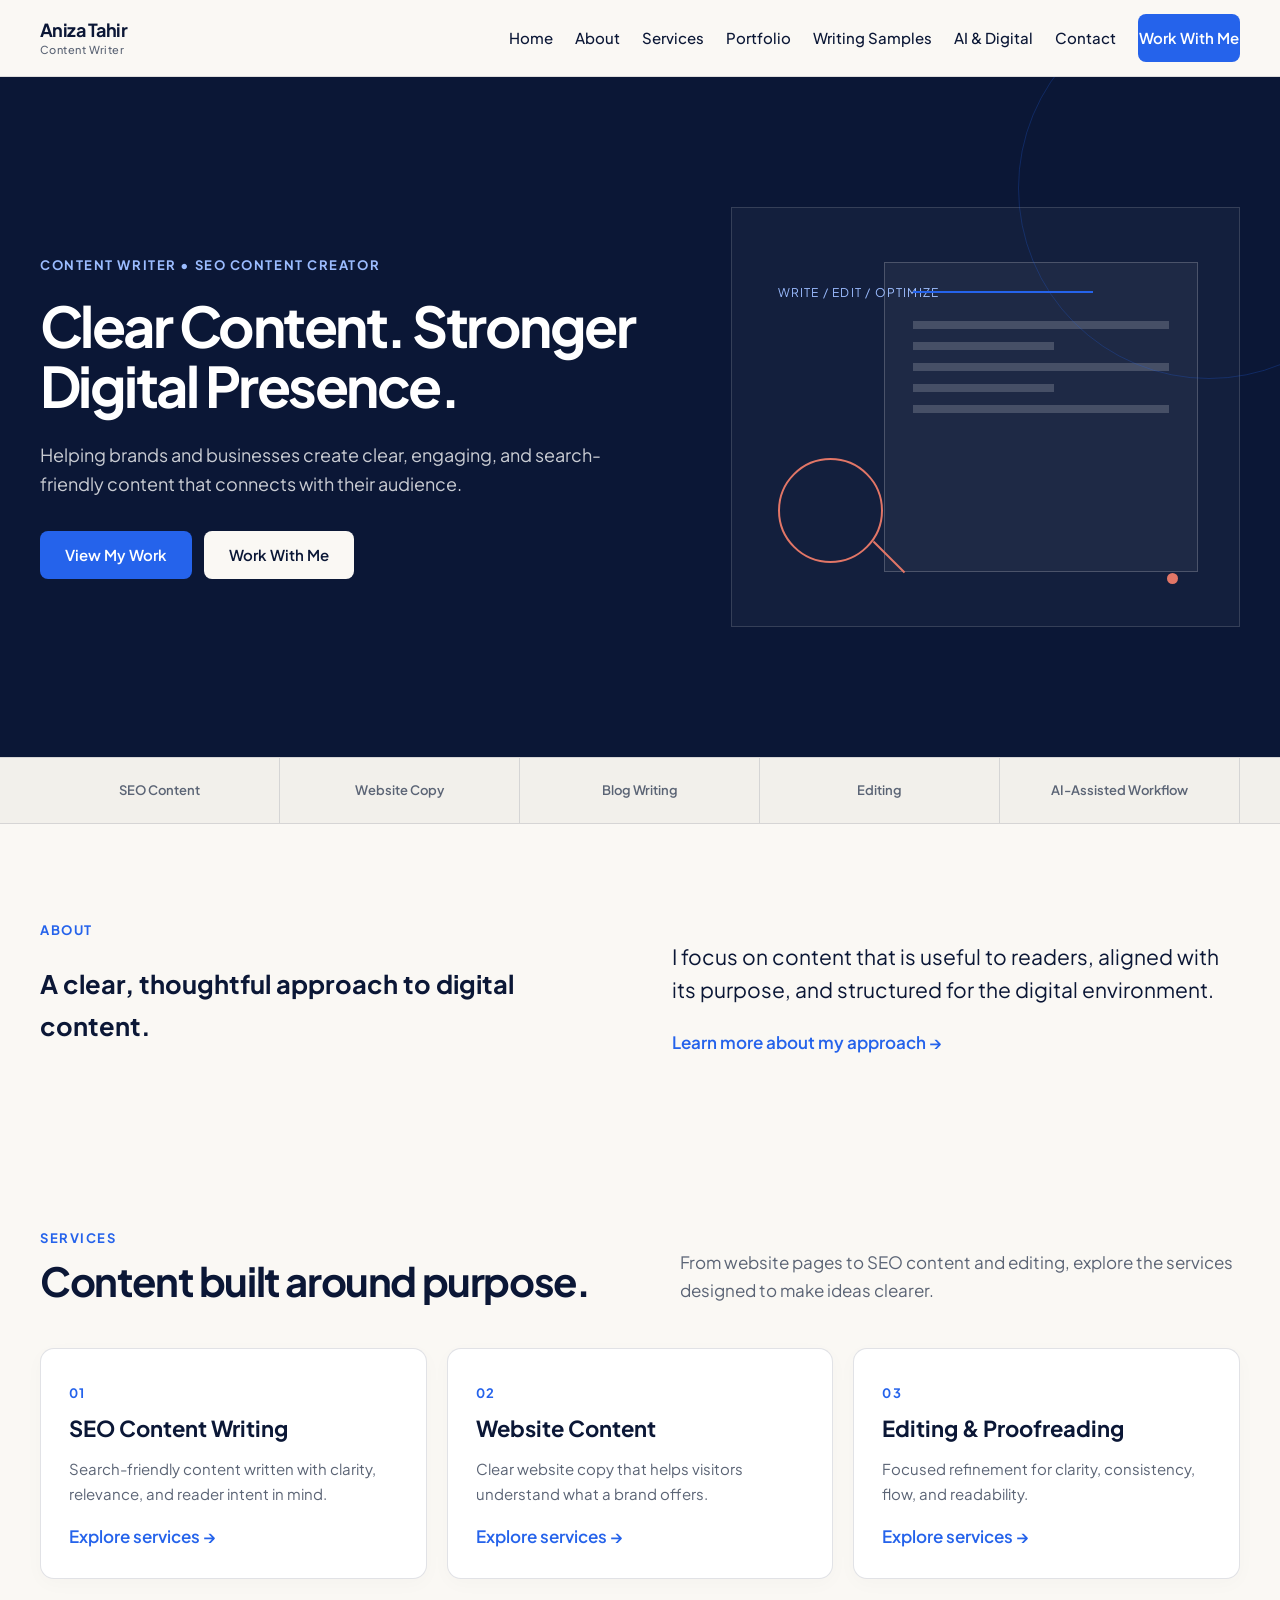
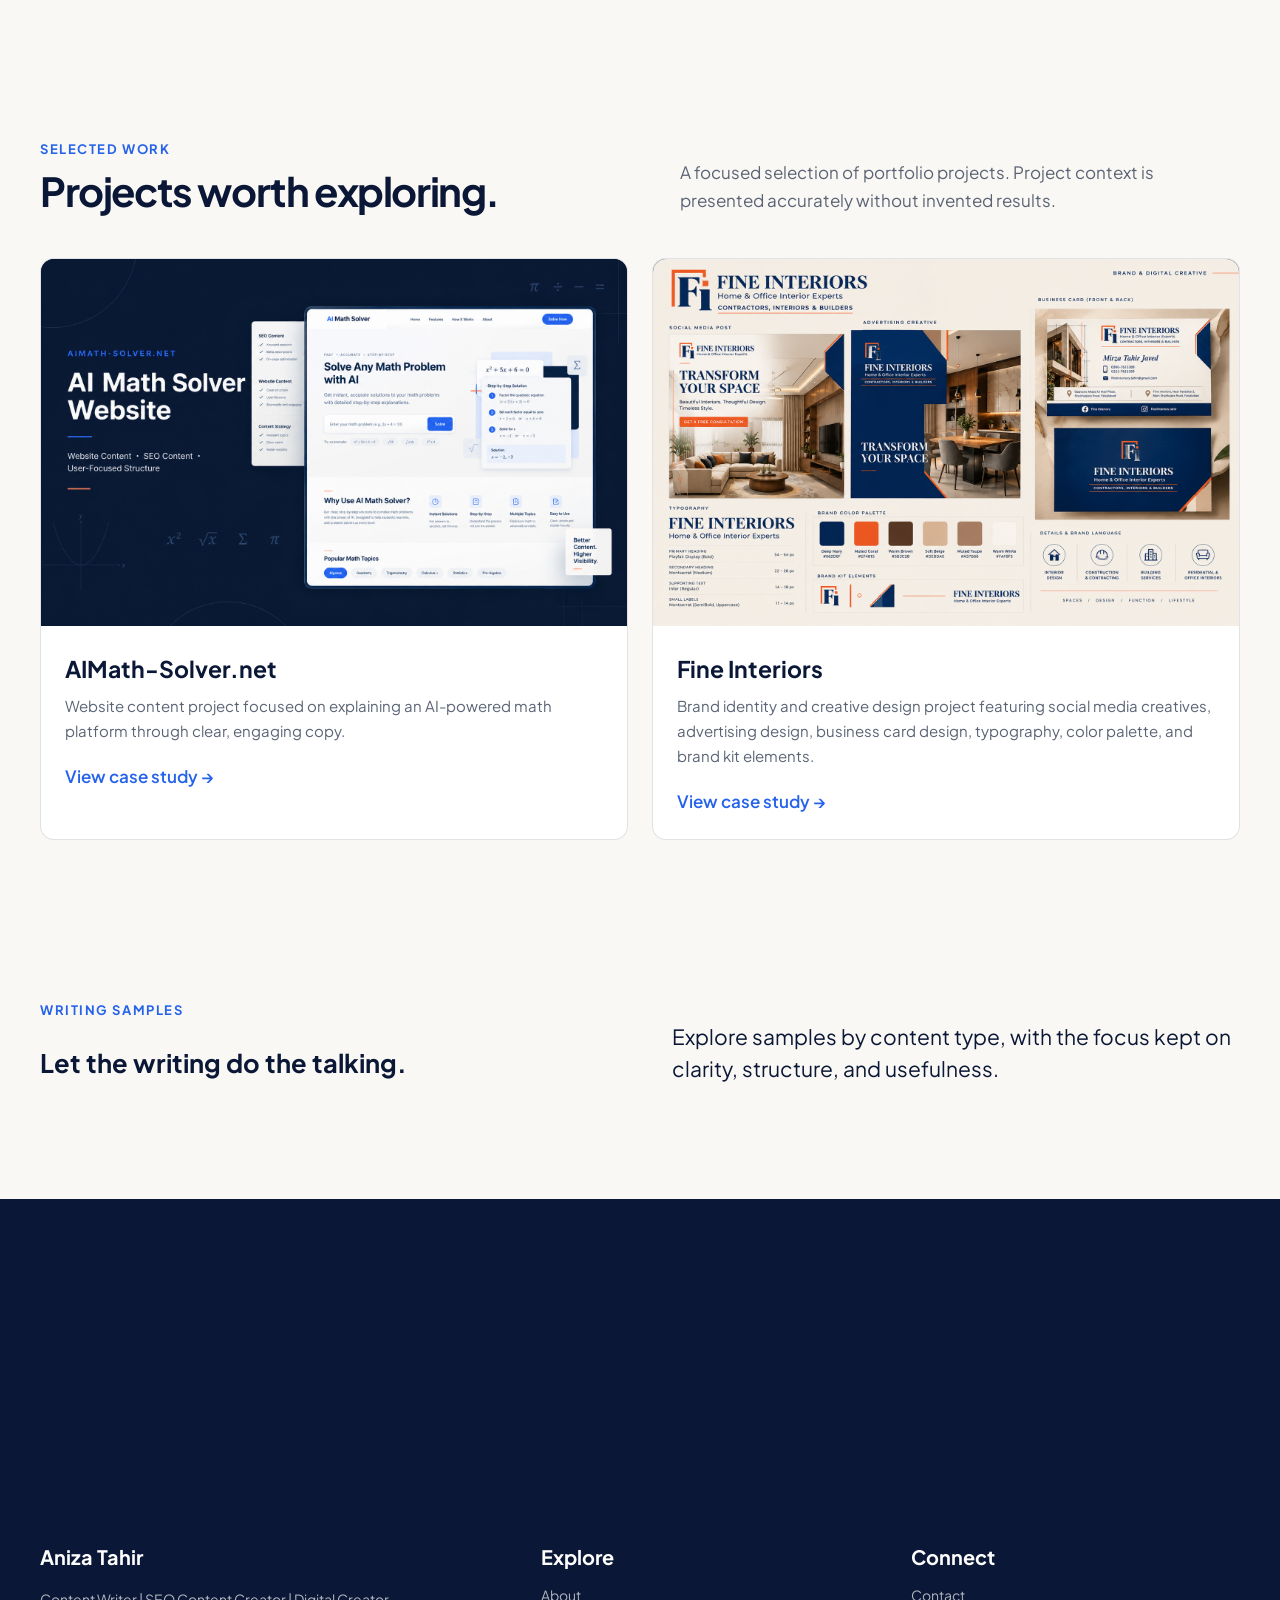
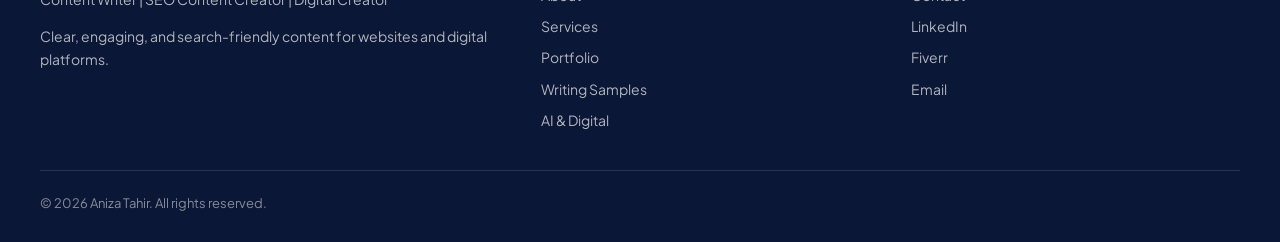
<file: index.html>
<!doctype html>
<html lang="en"><head><meta charset="utf-8"><meta name="viewport" content="width=device-width, initial-scale=1">
<title>Aniza Tahir | Content Writer & SEO Content Creator</title><meta name="description" content="Aniza Tahir is a Content Writer and SEO Content Creator creating clear, engaging, and search-friendly digital content."><meta property="og:title" content="Aniza Tahir | Content Writer & SEO Content Creator"><meta property="og:description" content="Aniza Tahir is a Content Writer and SEO Content Creator creating clear, engaging, and search-friendly digital content.">
<meta name="theme-color" content="#0B1736"><link rel="icon" href="data:,"><link rel="stylesheet" href="assets/styles.css"></head>
<body><a class="skip" href="#main">Skip to content</a><header class="site-header"><div class="container nav">
<a class="brand" href="index.html">Aniza Tahir<small>Content Writer</small></a>
<button class="menu" aria-label="Open navigation" aria-expanded="false">☰</button>
<nav class="navlinks" aria-label="Primary navigation">
<a href="index.html">Home</a><a href="about.html">About</a><a href="services.html">Services</a><a href="portfolio.html">Portfolio</a><a href="writing-samples.html">Writing Samples</a><a href="ai-digital.html">AI & Digital</a><a href="contact.html">Contact</a><a class="btn btn-primary" href="contact.html">Work With Me</a>
</nav></div></header><main id="main">
<section class="hero"><div class="container hero-grid">
<div class="reveal"><div class="eyebrow">CONTENT WRITER • SEO CONTENT CREATOR</div>
<h1>Clear Content. Stronger Digital Presence.</h1>
<p>Helping brands and businesses create clear, engaging, and search-friendly content that connects with their audience.</p>
<div class="actions"><a class="btn btn-primary" href="portfolio.html">View My Work</a><a class="btn btn-light" href="contact.html">Work With Me</a></div></div>
<div class="editorial-art" aria-label="Abstract editorial composition representing writing and SEO"><span class="art-tag">WRITE / EDIT / OPTIMIZE</span><div class="sheet"><div class="rule"></div><div class="line"></div><div class="line short"></div><div class="line"></div><div class="line short"></div><div class="line"></div></div><div class="search-ring"></div><div class="dot"></div></div>
</div></section>
<section class="strip"><div class="container strip-grid"><div>SEO Content</div><div>Website Copy</div><div>Blog Writing</div><div>Editing</div><div>AI-Assisted Workflow</div></div></section>
<section class="section"><div class="container two-col"><div><div class="kicker">About</div><h2>A clear, thoughtful approach to digital content.</h2></div><div><p class="lead">I focus on content that is useful to readers, aligned with its purpose, and structured for the digital environment.</p><a class="link" href="about.html">Learn more about my approach →</a></div></div></section>
<section class="section-sm"><div class="container"><div class="section-head"><div><div class="kicker">Services</div><h2>Content built around purpose.</h2></div><p>From website pages to SEO content and editing, explore the services designed to make ideas clearer.</p></div><div class="cards">
<div class="card"><span class="number">01</span><h3>SEO Content Writing</h3><p>Search-friendly content written with clarity, relevance, and reader intent in mind.</p><a class="link" href="services.html">Explore services →</a></div>
<div class="card"><span class="number">02</span><h3>Website Content</h3><p>Clear website copy that helps visitors understand what a brand offers.</p><a class="link" href="services.html">Explore services →</a></div>
<div class="card"><span class="number">03</span><h3>Editing & Proofreading</h3><p>Focused refinement for clarity, consistency, flow, and readability.</p><a class="link" href="services.html">Explore services →</a></div>
</div></div></section>
<section class="section"><div class="container"><div class="section-head"><div><div class="kicker">Selected Work</div><h2>Projects worth exploring.</h2></div><p>A focused selection of portfolio projects. Project context is presented accurately without invented results.</p></div>
<div class="work-grid">

<article class="project">
    <div class="project-visual">
                <img src="assets/images/aimath-solver-main.png"
             alt="AIMath-Solver.net AI math solver website content project">
    </div>
    <div class="project-body">
        <h3>AIMath-Solver.net</h3>
        <p>Website content project focused on explaining an AI-powered math platform through clear, engaging copy.</p>
        <a class="link" href="portfolio/aimath-solver.html">View case study →</a>
    </div>
</article>

<article class="project">
    <div class="project-visual">
        <img src="assets/images/fine-interiors-brand-board.png"
             alt="Fine Interiors brand identity and creative design project">
    </div>
    <div class="project-body">
        <h3>Fine Interiors</h3>
        <p>Brand identity and creative design project featuring social media creatives, advertising design, business card design, typography, color palette, and brand kit elements.</p>
        <a class="link" href="portfolio/fine-interiors.html">View case study →</a>
    </div>
</article>

</div></div></section>
<section class="section-sm"><div class="container two-col"><div><div class="kicker">Writing Samples</div><h2>Let the writing do the talking.</h2></div><div><p class="lead">Explore samples by content type, with the focus kept on clarity, structure, and usefulness.</p><a class="link" href="writing-samples.html">Browse writing samples →</a></div></div></section>
<section class="cta"><div class="container cta-inner"><div><div class="kicker">Ready to start?</div><h2>Have a project in mind?</h2><p>Tell me what you need and we can start with the content goal, audience, and scope.</p></div><a class="btn btn-primary" href="contact.html">Let’s Talk</a></div></section>
</main><footer class="footer"><div class="container"><div class="footer-grid">
<div><h3>Aniza Tahir</h3><p>Content Writer | SEO Content Creator | Digital Creator</p><p>Clear, engaging, and search-friendly content for websites and digital platforms.</p></div>
<div><h3>Explore</h3><div class="footer-links"><a href="about.html">About</a><a href="services.html">Services</a><a href="portfolio.html">Portfolio</a><a href="writing-samples.html">Writing Samples</a><a href="ai-digital.html">AI & Digital</a></div></div>
<div><h3>Connect</h3><div class="footer-links"><a href="contact.html">Contact</a><a href="https://www.linkedin.com/in/aniza-tahir-96b2bb438/" target="_blank" rel="noopener">LinkedIn</a><a href="https://www.fiverr.com/s/xrXBEEa" target="_blank" rel="noopener">Fiverr</a><a href="mailto:anizatahir.writes@gmail.com">Email</a></div></div></div><div class="copyright">© 2026 Aniza Tahir. All rights reserved.</div></div></footer><script src="assets/script.js"></script></body></html>
</file>
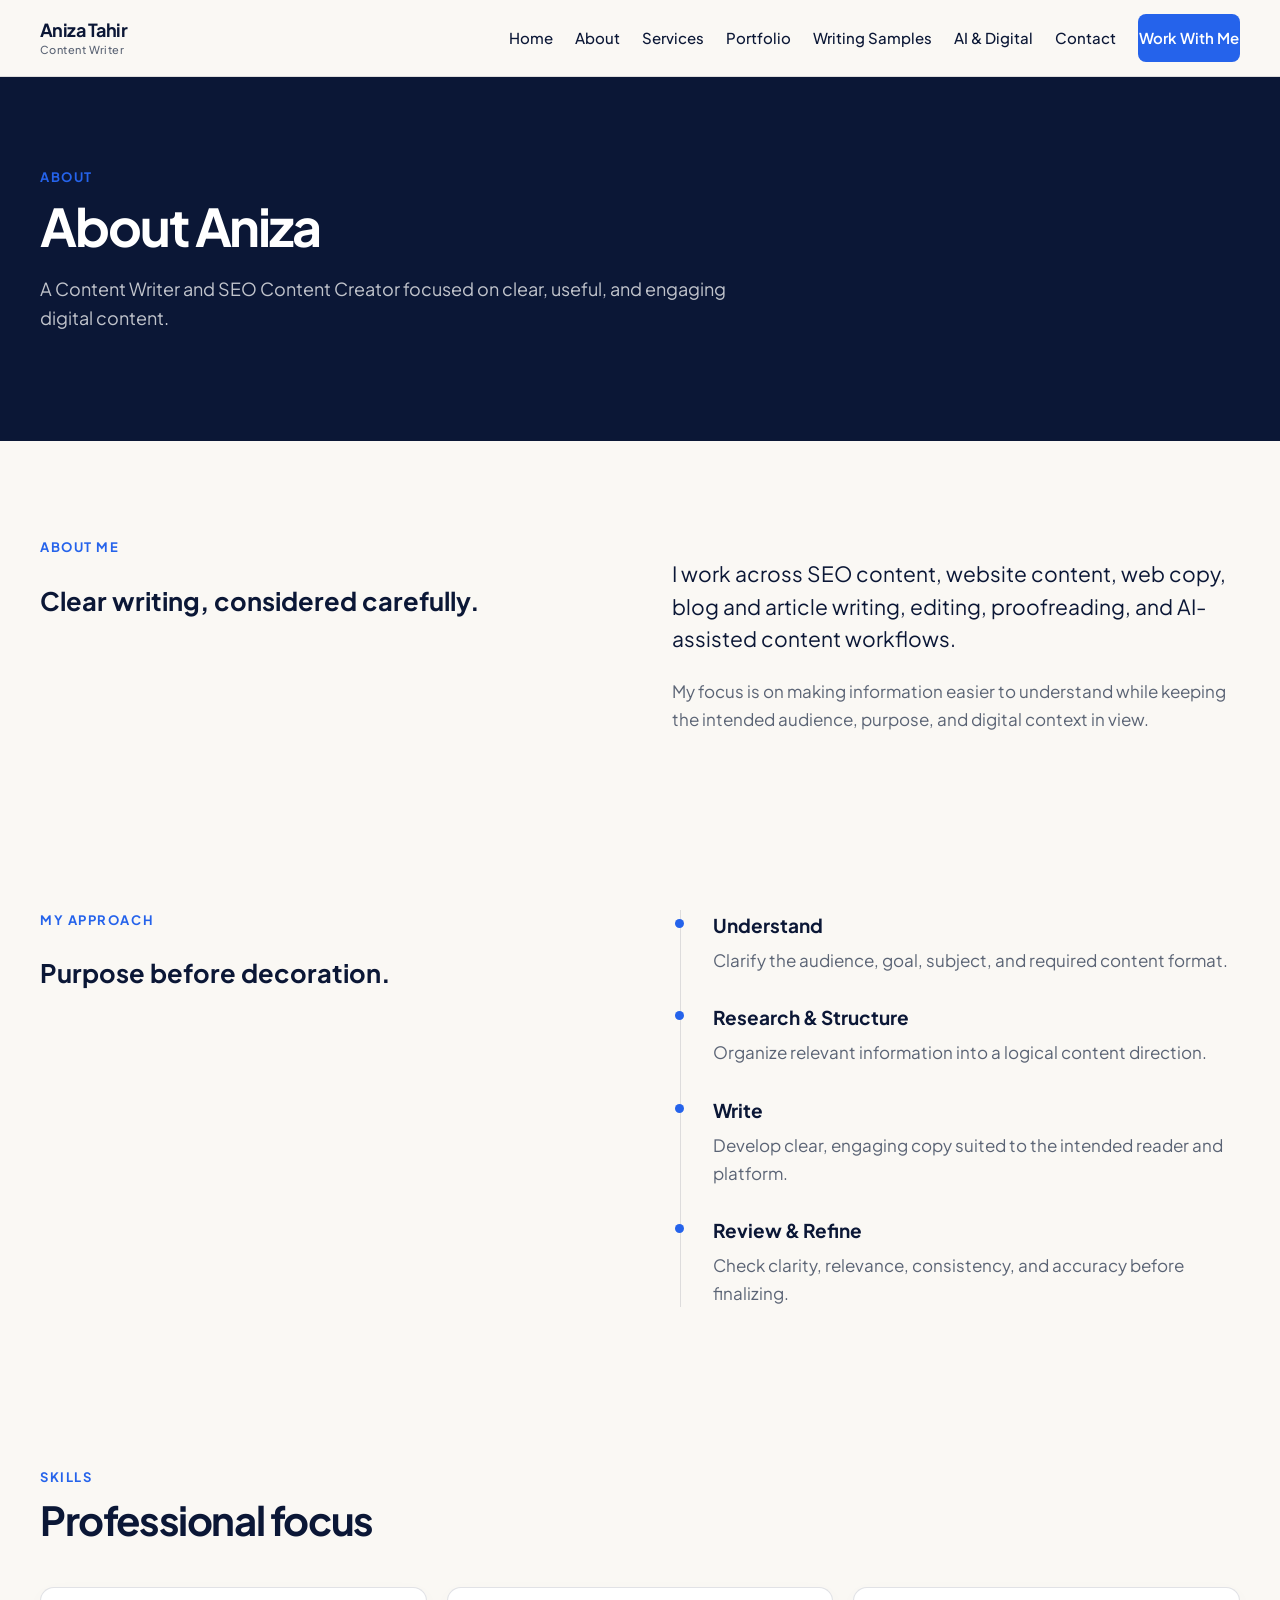
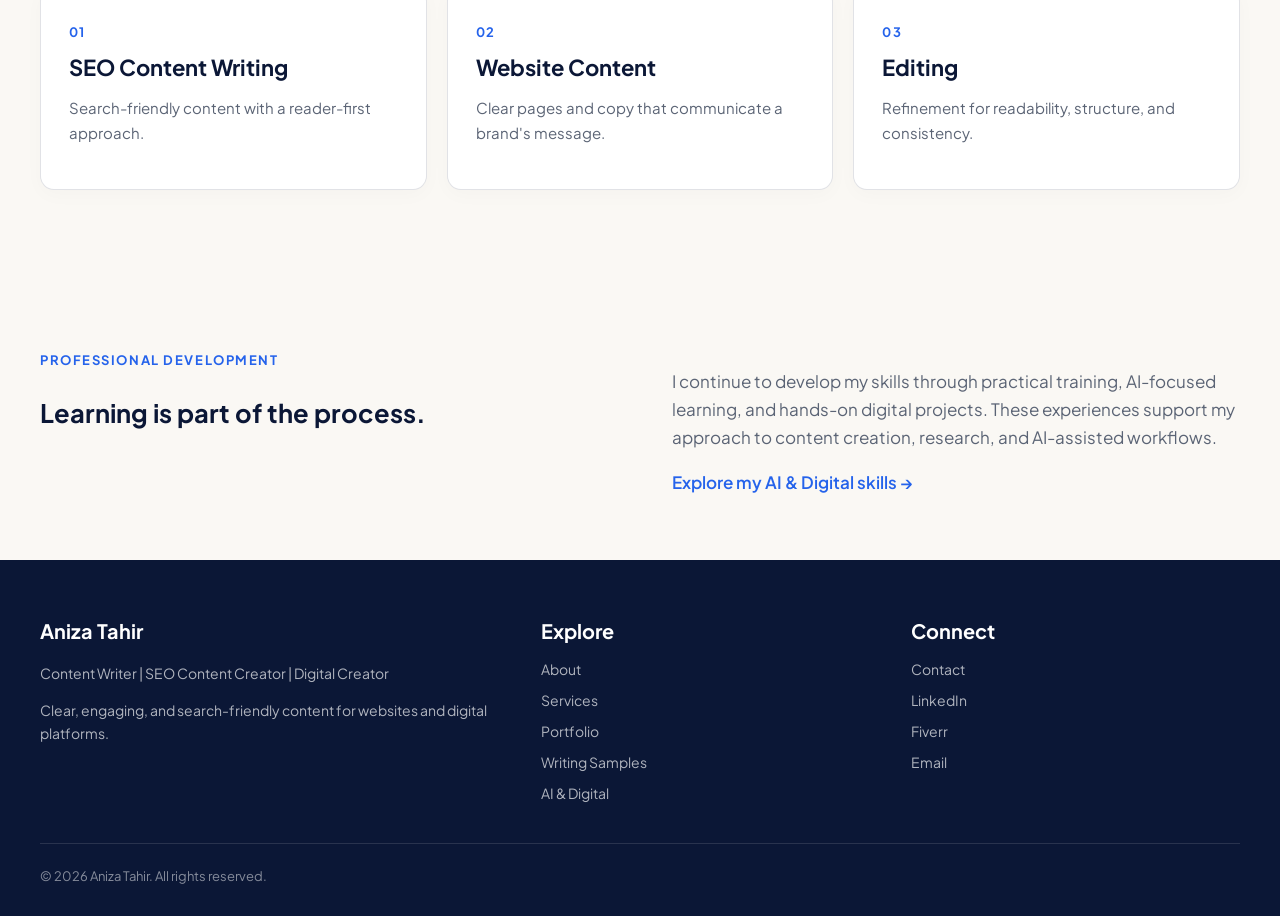
<file: about.html>
<!doctype html>
<html lang="en"><head><meta charset="utf-8"><meta name="viewport" content="width=device-width, initial-scale=1">
<title>About Aniza Tahir | Content Writer & SEO Content Creator</title><meta name="description" content="Learn about Aniza Tahir's content-writing focus, approach, skills, and professional development."><meta property="og:title" content="About Aniza Tahir | Content Writer & SEO Content Creator"><meta property="og:description" content="Learn about Aniza Tahir's content-writing focus, approach, skills, and professional development.">
<meta name="theme-color" content="#0B1736"><link rel="icon" href="data:,"><link rel="stylesheet" href="assets/styles.css"></head>
<body><a class="skip" href="#main">Skip to content</a><header class="site-header"><div class="container nav">
<a class="brand" href="index.html">Aniza Tahir<small>Content Writer</small></a>
<button class="menu" aria-label="Open navigation" aria-expanded="false">☰</button>
<nav class="navlinks" aria-label="Primary navigation">
<a href="index.html">Home</a><a href="about.html">About</a><a href="services.html">Services</a><a href="portfolio.html">Portfolio</a><a href="writing-samples.html">Writing Samples</a><a href="ai-digital.html">AI & Digital</a><a href="contact.html">Contact</a><a class="btn btn-primary" href="contact.html">Work With Me</a>
</nav></div></header><main id="main">
<section class="page-hero"><div class="container"><div class="kicker">About</div><h1>About Aniza</h1><p>A Content Writer and SEO Content Creator focused on clear, useful, and engaging digital content.</p></div></section>
<section class="section"><div class="container two-col"><div><div class="kicker">About Me</div><h2>Clear writing, considered carefully.</h2></div><div><p class="lead">I work across SEO content, website content, web copy, blog and article writing, editing, proofreading, and AI-assisted content workflows.</p><p class="muted">My focus is on making information easier to understand while keeping the intended audience, purpose, and digital context in view.</p></div></div></section>
<section class="section-sm"><div class="container two-col"><div><div class="kicker">My Approach</div><h2>Purpose before decoration.</h2></div><div class="timeline">
<div class="timeline-item"><h3>Understand</h3><p>Clarify the audience, goal, subject, and required content format.</p></div>
<div class="timeline-item"><h3>Research & Structure</h3><p>Organize relevant information into a logical content direction.</p></div>
<div class="timeline-item"><h3>Write</h3><p>Develop clear, engaging copy suited to the intended reader and platform.</p></div>
<div class="timeline-item"><h3>Review & Refine</h3><p>Check clarity, relevance, consistency, and accuracy before finalizing.</p></div>
</div></div></section>
<section class="section"><div class="container"><div class="section-head"><div><div class="kicker">Skills</div><h2>Professional focus</h2></div></div><div class="cards">
<div class="card"><span class="number">01</span><h3>SEO Content Writing</h3><p>Search-friendly content with a reader-first approach.</p></div><div class="card"><span class="number">02</span><h3>Website Content</h3><p>Clear pages and copy that communicate a brand's message.</p></div><div class="card"><span class="number">03</span><h3>Editing</h3><p>Refinement for readability, structure, and consistency.</p></div>
</div></div></section>
<section class="section-sm"><div class="container two-col"><div><div class="kicker">Professional Development</div><h2>Learning is part of the process.</h2></div><div><p class="muted">I continue to develop my skills through practical training, AI-focused learning, and hands-on digital projects. These experiences support my approach to content creation, research, and AI-assisted workflows.</p><a class="link" href="ai-digital.html">Explore my AI & Digital skills →</a></div></div></section>
</main><footer class="footer"><div class="container"><div class="footer-grid">
<div><h3>Aniza Tahir</h3><p>Content Writer | SEO Content Creator | Digital Creator</p><p>Clear, engaging, and search-friendly content for websites and digital platforms.</p></div>
<div><h3>Explore</h3><div class="footer-links"><a href="about.html">About</a><a href="services.html">Services</a><a href="portfolio.html">Portfolio</a><a href="writing-samples.html">Writing Samples</a><a href="ai-digital.html">AI & Digital</a></div></div>
<div><h3>Connect</h3><div class="footer-links"><a href="contact.html">Contact</a><a href="https://www.linkedin.com/in/aniza-tahir-96b2bb438/" target="_blank" rel="noopener">LinkedIn</a><a href="https://www.fiverr.com/s/xrXBEEa" target="_blank" rel="noopener">Fiverr</a><a href="mailto:anizatahir.writes@gmail.com">Email</a></div></div></div><div class="copyright">© 2026 Aniza Tahir. All rights reserved.</div></div></footer><script src="assets/script.js"></script></body></html>
</file>
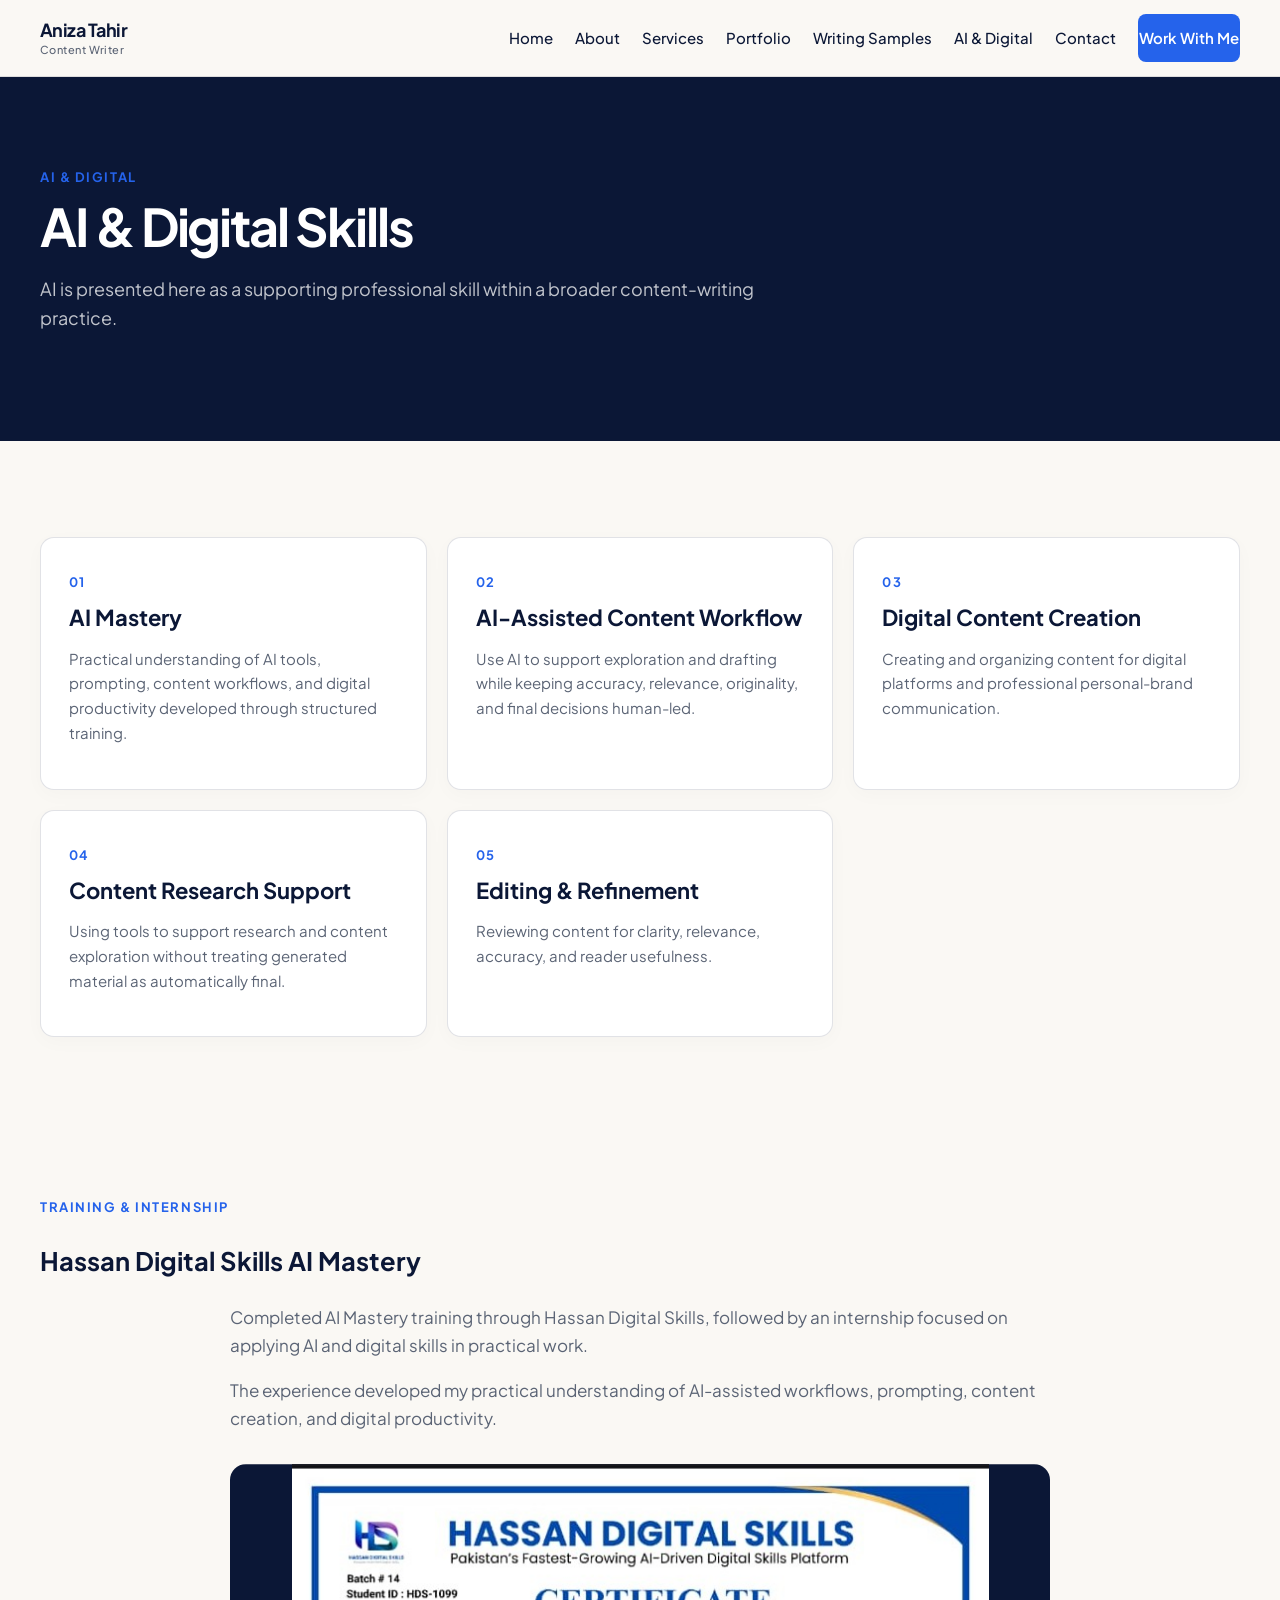
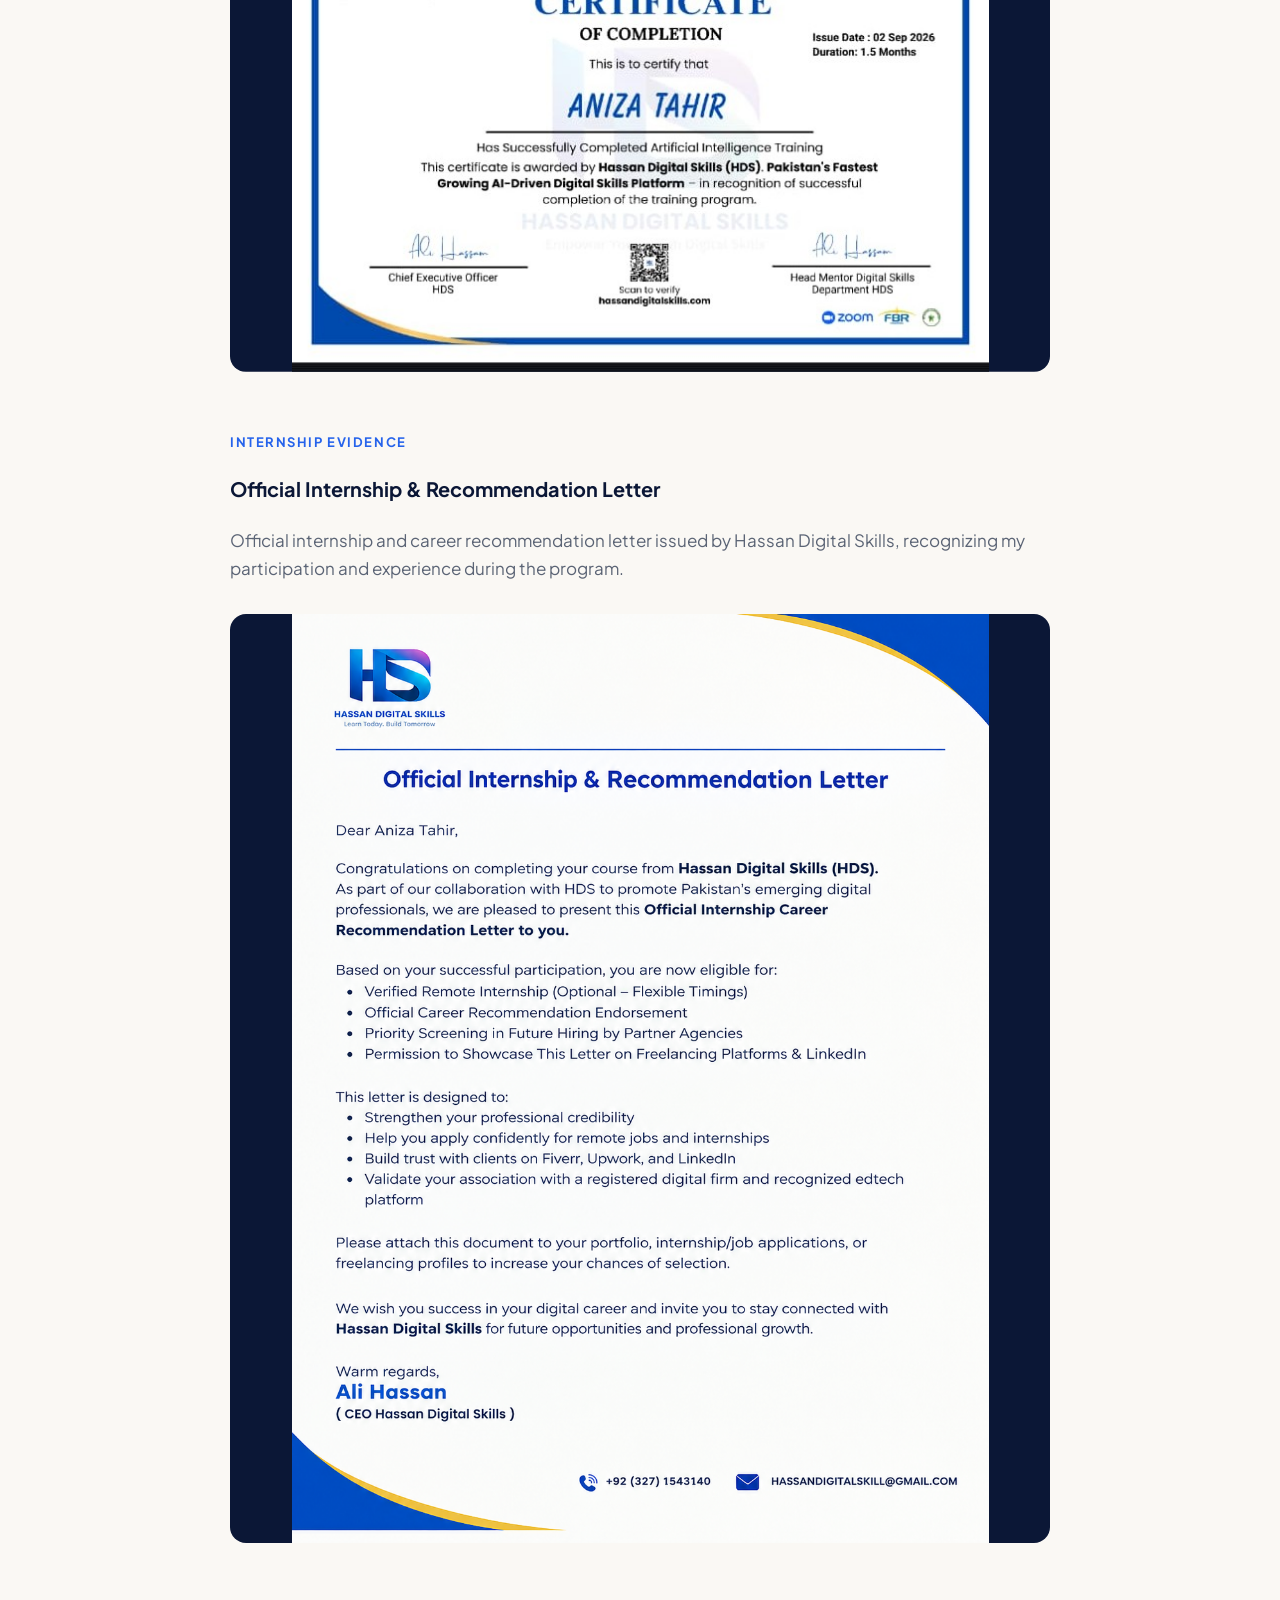
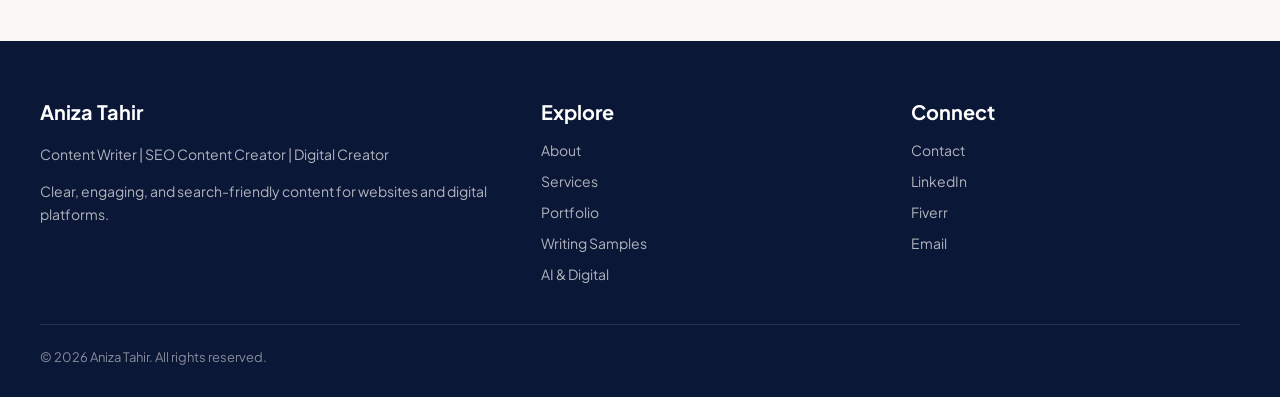
<file: ai-digital.html>
<!doctype html>
<html lang="en"><head><meta charset="utf-8"><meta name="viewport" content="width=device-width, initial-scale=1">
<title>AI & Digital Skills | Aniza Tahir</title><meta name="description" content="Explore Aniza Tahir's AI-assisted content workflows, digital skills, AI Mastery training, and internship experience."><meta property="og:title" content="AI & Digital Skills | Aniza Tahir"><meta property="og:description" content="Explore Aniza Tahir's AI-assisted content workflows, digital skills, AI Mastery training, and internship experience.">
<meta name="theme-color" content="#0B1736"><link rel="icon" href="data:,"><link rel="stylesheet" href="assets/styles.css"></head>
<body><a class="skip" href="#main">Skip to content</a><header class="site-header"><div class="container nav">
<a class="brand" href="index.html">Aniza Tahir<small>Content Writer</small></a>
<button class="menu" aria-label="Open navigation" aria-expanded="false">☰</button>
<nav class="navlinks" aria-label="Primary navigation">
<a href="index.html">Home</a><a href="about.html">About</a><a href="services.html">Services</a><a href="portfolio.html">Portfolio</a><a href="writing-samples.html">Writing Samples</a><a href="ai-digital.html">AI & Digital</a><a href="contact.html">Contact</a><a class="btn btn-primary" href="contact.html">Work With Me</a>
</nav></div></header><main id="main">
<section class="page-hero"><div class="container"><div class="kicker">AI & Digital</div><h1>AI & Digital Skills</h1><p>AI is presented here as a supporting professional skill within a broader content-writing practice.</p></div></section>
<section class="section"><div class="container"><div class="cards">
<div class="card">
    <span class="number">01</span>
    <h3>AI Mastery</h3>
    <p>Practical understanding of AI tools, prompting, content workflows, and digital productivity developed through structured training.</p>
</div>
<div class="card"><span class="number">02</span><h3>AI-Assisted Content Workflow</h3><p>Use AI to support exploration and drafting while keeping accuracy, relevance, originality, and final decisions human-led.</p></div>
<div class="card"><span class="number">03</span><h3>Digital Content Creation</h3><p>Creating and organizing content for digital platforms and professional personal-brand communication.</p></div>
<div class="card"><span class="number">04</span><h3>Content Research Support</h3><p>Using tools to support research and content exploration without treating generated material as automatically final.</p></div>
<div class="card"><span class="number">05</span><h3>Editing & Refinement</h3><p>Reviewing content for clarity, relevance, accuracy, and reader usefulness.</p></div>
</div></div></section>
<section class="section-sm">
    <div class="container">

        <div class="section-heading">
            <div class="kicker">Training & Internship</div>
            <h2>Hassan Digital Skills AI Mastery</h2>
        </div>

        <div style="max-width:820px; margin:0 auto;">
            <p class="muted">
                Completed AI Mastery training through Hassan Digital Skills, followed by an internship focused on applying AI and digital skills in practical work.
            </p>

            <p class="muted">
                The experience developed my practical understanding of AI-assisted workflows, prompting, content creation, and digital productivity.
            </p>
            <div class="case-image" style="margin-top:32px; display:flex; justify-content:center;">
                <img src="assets/images/hds-ai-mastery-certificate.png"
                     alt="Hassan Digital Skills AI Mastery certificate"
                     loading="lazy"
                     style="max-width:85%; height:auto;">
            </div>

            <div style="margin-top:60px;">
                <div class="kicker">Internship Evidence</div>
                <h3>Official Internship & Recommendation Letter</h3>

                <p class="muted">
                    Official internship and career recommendation letter issued by Hassan Digital Skills, recognizing my participation and experience during the program.
                </p>
                <div class="case-image" style="margin-top:32px; display:flex; justify-content:center;">
                    <img src="assets/images/hds-internship-recommendation-letter.jpg"
                         alt="Official Hassan Digital Skills internship and recommendation letter for Aniza Tahir"
                         loading="lazy"
                         style="max-width:85%; height:auto;">
                </div>
            </div>

        </div>
    </div>
</section>
</main><footer class="footer"><div class="container"><div class="footer-grid">
<div><h3>Aniza Tahir</h3><p>Content Writer | SEO Content Creator | Digital Creator</p><p>Clear, engaging, and search-friendly content for websites and digital platforms.</p></div>
<div><h3>Explore</h3><div class="footer-links"><a href="about.html">About</a><a href="services.html">Services</a><a href="portfolio.html">Portfolio</a><a href="writing-samples.html">Writing Samples</a><a href="ai-digital.html">AI & Digital</a></div></div>
<div><h3>Connect</h3><div class="footer-links"><a href="contact.html">Contact</a><a href="https://www.linkedin.com/in/aniza-tahir-96b2bb438/" target="_blank" rel="noopener">LinkedIn</a><a href="https://www.fiverr.com/s/xrXBEEa" target="_blank" rel="noopener">Fiverr</a><a href="mailto:anizatahir.writes@gmail.com">Email</a></div></div></div><div class="copyright">© 2026 Aniza Tahir. All rights reserved.</div></div></footer><script src="assets/script.js"></script></body></html>
</file>
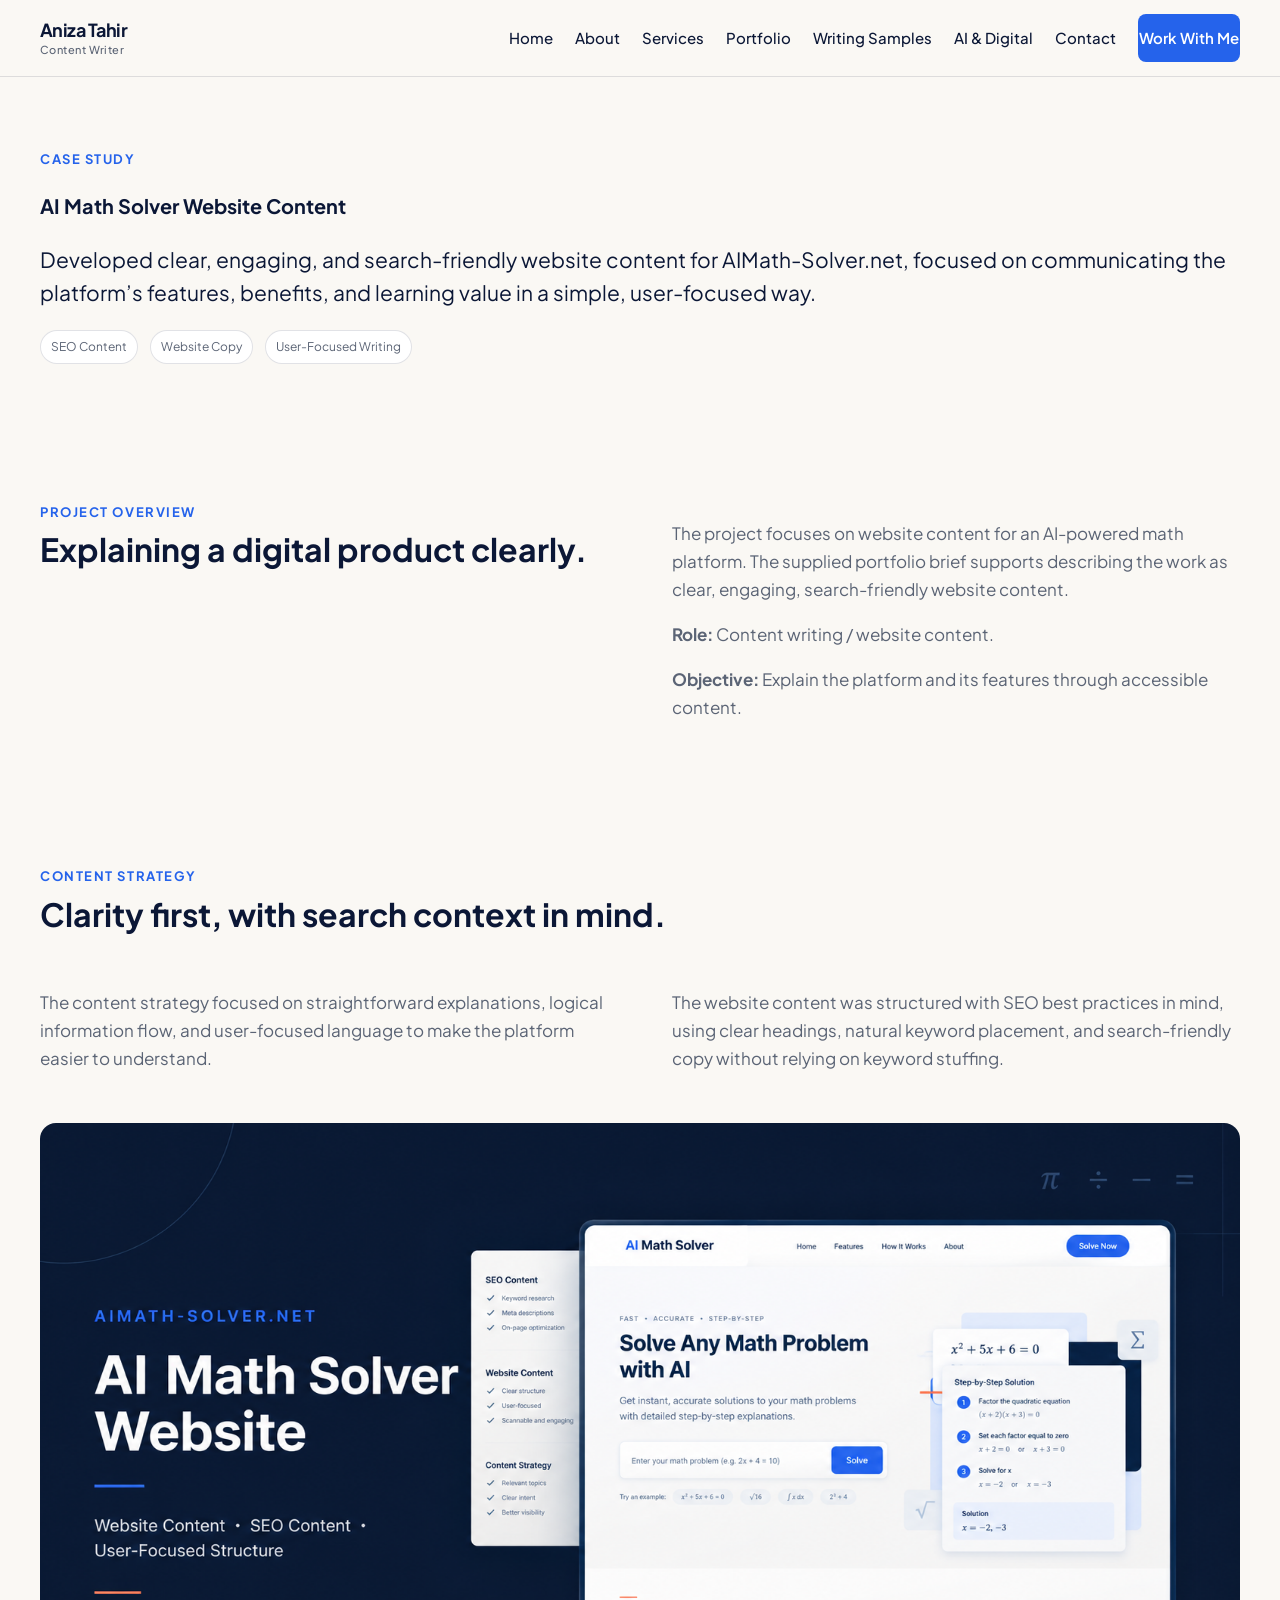
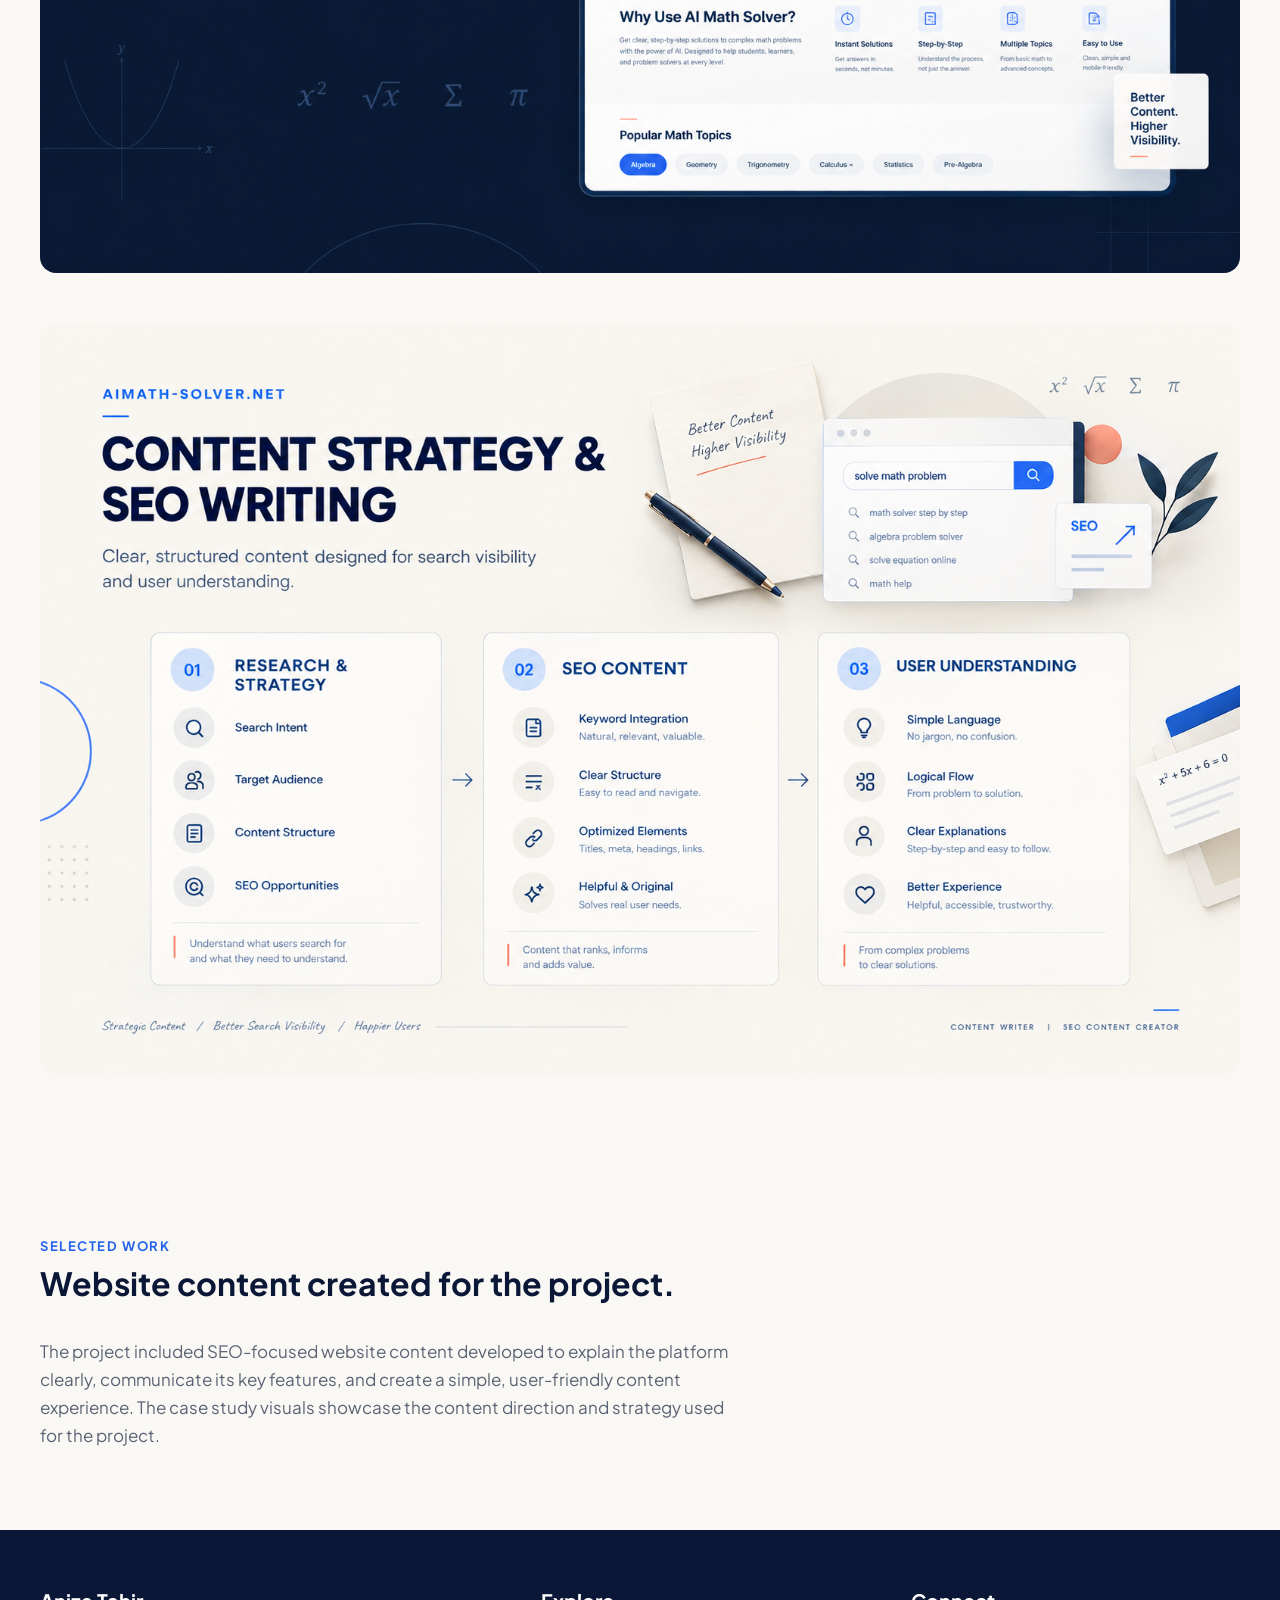
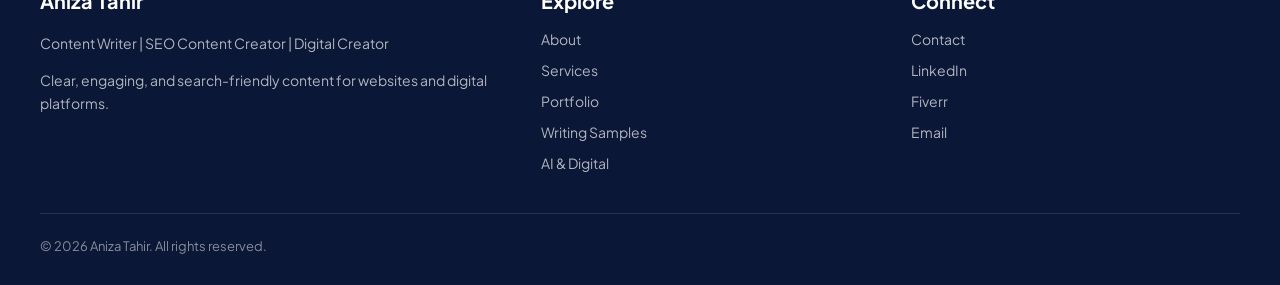
<file: aimath-solver.html>
<!doctype html>
<html lang="en"><head><meta charset="utf-8"><meta name="viewport" content="width=device-width, initial-scale=1">
<title>AI Math Solver Website Content | Aniza Tahir</title><meta name="description" content="Explore Aniza Tahir's AI Math Solver case study, featuring SEO-focused website content, user-focused copy, and content strategy for an AI-powered math platform."><meta property="og:title" content="AI Math Solver Website Content | Aniza Tahir"><meta property="og:description" content="Explore Aniza Tahir's AI Math Solver case study, featuring SEO-focused website content, user-focused copy, and content strategy for an AI-powered math platform.">
<meta name="theme-color" content="#0B1736"><link rel="icon" href="data:,"><link rel="stylesheet" href="../assets/styles.css"></head>
<body><a class="skip" href="#main">Skip to content</a><header class="site-header"><div class="container nav">
<a class="brand" href="../index.html">Aniza Tahir<small>Content Writer</small></a>
<button class="menu" aria-label="Open navigation" aria-expanded="false">☰</button>
<nav class="navlinks" aria-label="Primary navigation">
<a href="../index.html">Home</a><a href="../about.html">About</a><a href="../services.html">Services</a><a href="../portfolio.html">Portfolio</a><a href="../writing-samples.html">Writing Samples</a><a href="../ai-digital.html">AI & Digital</a><a href="../contact.html">Contact</a><a class="btn btn-primary" href="../contact.html">Work With Me</a>
</nav></div></header><main id="main"><section class="case">
<section class="case-hero"><div class="container"><div class="kicker">Case Study</div><h1>AI Math Solver Website Content</h1><p class="lead">Developed clear, engaging, and search-friendly website content for AIMath-Solver.net, focused on communicating the platform’s features, benefits, and learning value in a simple, user-focused way.</p><div class="case-meta"><span class="pill">SEO Content</span><span class="pill">Website Copy</span><span class="pill">User-Focused Writing</span></div></div></section>
<section class="section-sm case"><div class="container two-col"><div><div class="kicker">Project Overview</div><h2>Explaining a digital product clearly.</h2></div><div><p class="muted">The project focuses on website content for an AI-powered math platform. The supplied portfolio brief supports describing the work as clear, engaging, search-friendly website content.</p><p class="muted"><strong>Role:</strong> Content writing / website content.</p><p class="muted"><strong>Objective:</strong> Explain the platform and its features through accessible content.</p></div></div></section>
<section class="section-sm"><div class="container">
<div class="kicker">Content Strategy</div>
<h2>Clarity first, with search context in mind.</h2>

<div class="two-col" style="margin-top:30px">
    <div>
        <p class="muted">The content strategy focused on straightforward explanations, logical information flow, and user-focused language to make the platform easier to understand.</p>
    </div>
    <div>
        <p class="muted">The website content was structured with SEO best practices in mind, using clear headings, natural keyword placement, and search-friendly copy without relying on keyword stuffing.</p>
    </div>
</div>

<div class="case-image">
    <img src="../assets/images/aimath-solver-main.png"
         alt="AIMath-Solver.net website content project">
</div>

<div class="case-image">
    <img src="../assets/images/aimath-solver-content-strategy.png"
         alt="AIMath-Solver.net content strategy and SEO writing visual">
</div>

</div></section>
<section class="section-sm"><div class="container">
<div class="kicker">Selected Work</div>
<h2>Website content created for the project.</h2>
<p class="muted" style="max-width:700px">The project included SEO-focused website content developed to explain the platform clearly, communicate its key features, and create a simple, user-friendly content experience. The case study visuals showcase the content direction and strategy used for the project.</p>
</div></section>
</section></main><footer class="footer"><div class="container"><div class="footer-grid">
<div><h3>Aniza Tahir</h3><p>Content Writer | SEO Content Creator | Digital Creator</p><p>Clear, engaging, and search-friendly content for websites and digital platforms.</p></div>
<div><h3>Explore</h3><div class="footer-links"><a href="../about.html">About</a><a href="../services.html">Services</a><a href="../portfolio.html">Portfolio</a><a href="../writing-samples.html">Writing Samples</a><a href="../ai-digital.html">AI & Digital</a></div></div>
<div><h3>Connect</h3><div class="footer-links"><a href="../contact.html">Contact</a><a href="https://www.linkedin.com/in/aniza-tahir-96b2bb438/" target="_blank" rel="noopener">LinkedIn</a><a href="https://www.fiverr.com/s/xrXBEEa" target="_blank" rel="noopener">Fiverr</a><a href="mailto:anizatahir.writes@gmail.com">Email</a></div></div>
</div><div class="copyright">© 2026 Aniza Tahir. All rights reserved.</div></div></footer><script src="../assets/script.js"></script></body></html>
</file>
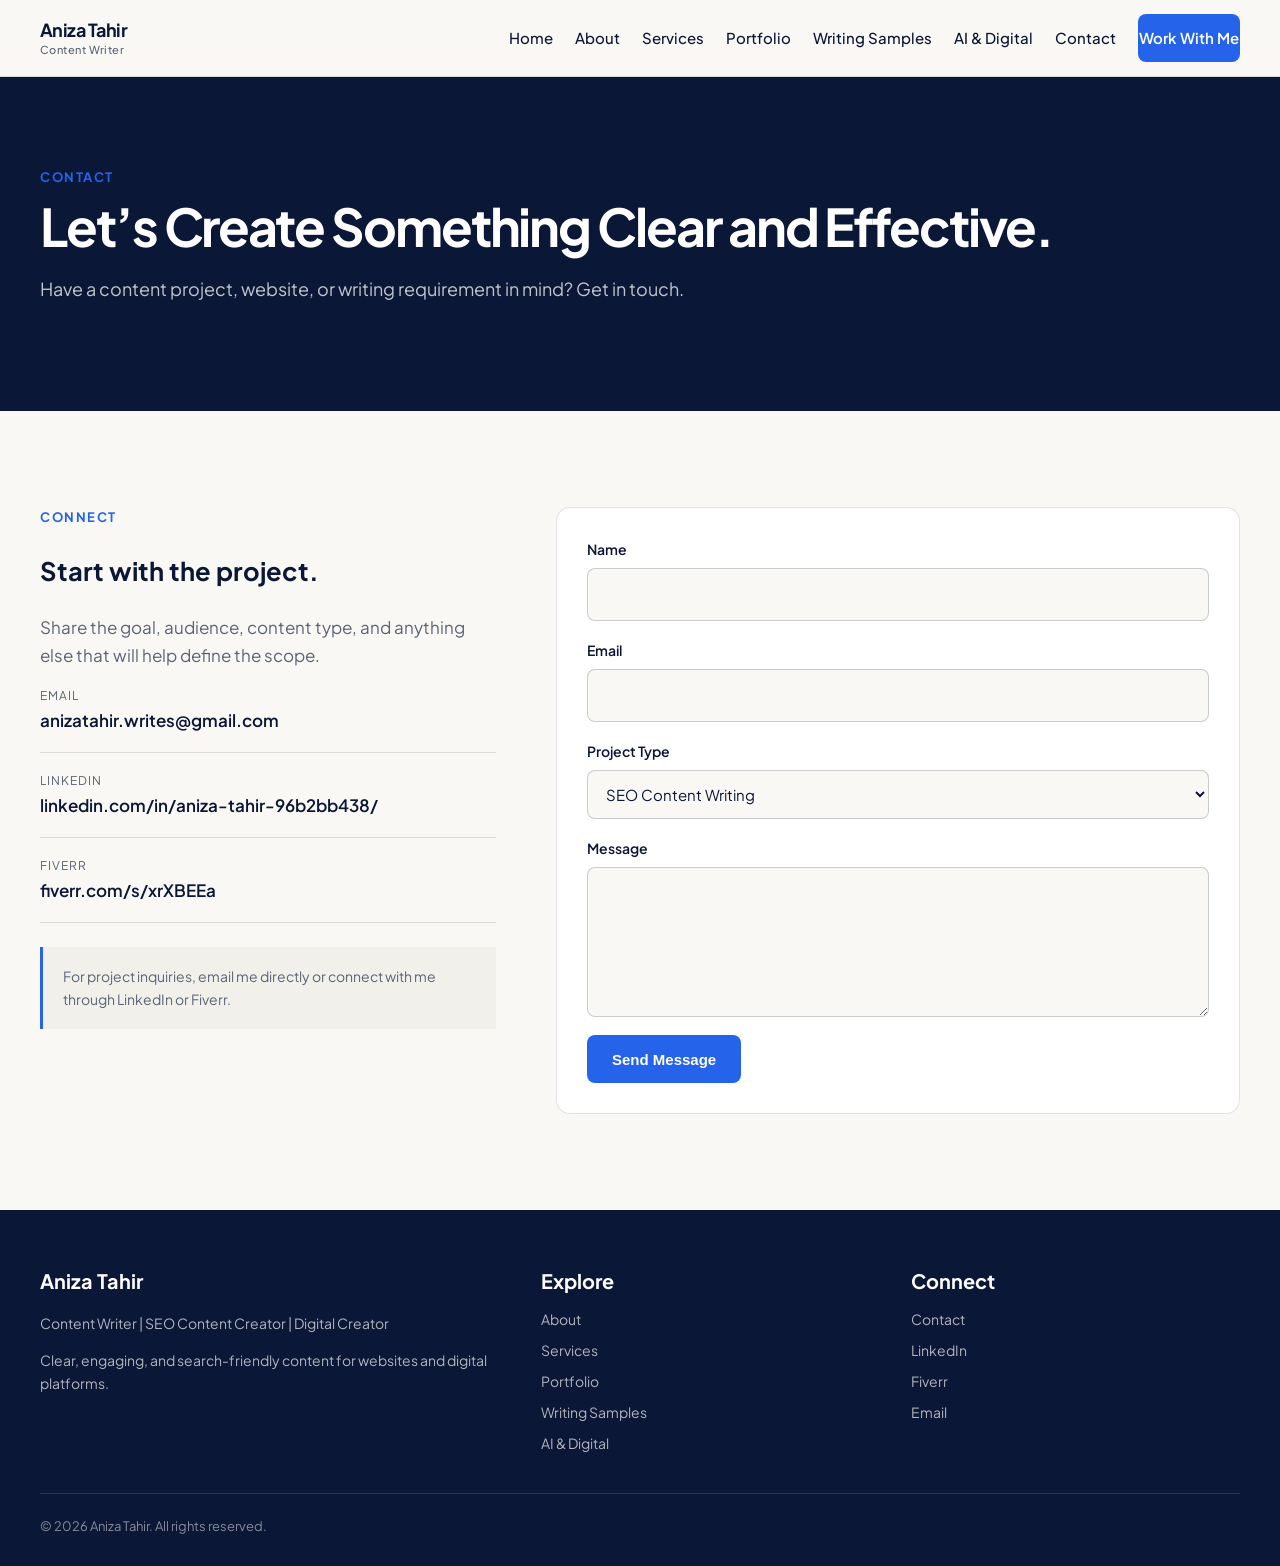
<file: contact.html>
<!doctype html>
<html lang="en"><head><meta charset="utf-8"><meta name="viewport" content="width=device-width, initial-scale=1">
<title>Contact Aniza Tahir | Content Writer</title><meta name="description" content="Contact Aniza Tahir about content writing, website content, copywriting, editing, and digital content projects."><meta property="og:title" content="Contact Aniza Tahir | Content Writer"><meta property="og:description" content="Contact Aniza Tahir about content writing, website content, copywriting, editing, and digital content projects.">
<meta name="theme-color" content="#0B1736"><link rel="icon" href="data:,"><link rel="stylesheet" href="assets/styles.css"></head>
<body><a class="skip" href="#main">Skip to content</a><header class="site-header"><div class="container nav">
<a class="brand" href="index.html">Aniza Tahir<small>Content Writer</small></a>
<button class="menu" aria-label="Open navigation" aria-expanded="false">☰</button>
<nav class="navlinks" aria-label="Primary navigation">
<a href="index.html">Home</a><a href="about.html">About</a><a href="services.html">Services</a><a href="portfolio.html">Portfolio</a><a href="writing-samples.html">Writing Samples</a><a href="ai-digital.html">AI & Digital</a><a href="contact.html">Contact</a><a class="btn btn-primary" href="contact.html">Work With Me</a>
</nav></div></header><main id="main">
<section class="page-hero"><div class="container"><div class="kicker">Contact</div><h1>Let’s Create Something Clear and Effective.</h1><p>Have a content project, website, or writing requirement in mind? Get in touch.</p></div></section>
<section class="section"><div class="container contact-grid"><div><div class="kicker">Connect</div><h2>Start with the project.</h2><p class="muted">Share the goal, audience, content type, and anything else that will help define the scope.</p><div class="contact-details">
<div class="contact-item"><small>Email</small><a href="mailto:anizatahir.writes@gmail.com">anizatahir.writes@gmail.com</a></div>
<div class="contact-item"><small>LinkedIn</small><a href="https://www.linkedin.com/in/aniza-tahir-96b2bb438/" target="_blank" rel="noopener">linkedin.com/in/aniza-tahir-96b2bb438/</a></div>
<div class="contact-item"><small>Fiverr</small><a href="https://www.fiverr.com/s/xrXBEEa" target="_blank" rel="noopener">fiverr.com/s/xrXBEEa</a></div>
</div>
<div class="notice" style="margin-top:24px">For project inquiries, email me directly or connect with me through LinkedIn or Fiverr.</div>
</div>
<form class="form" id="contact-form"><div class="field"><label for="name">Name</label><input id="name" name="name" required></div><div class="field"><label for="email">Email</label><input id="email" type="email" name="email" required></div><div class="field"><label for="type">Project Type</label><select id="type" name="type"><option>SEO Content Writing</option><option>Website Content</option><option>Web Copy</option><option>Blog & Article Writing</option><option>Editing & Proofreading</option><option>AI-Assisted Content Workflow</option><option>Other</option></select></div><div class="field"><label for="message">Message</label><textarea id="message" name="message" required></textarea></div><button class="btn btn-primary" type="submit">Send Message</button></form></div></section>
</main><footer class="footer"><div class="container"><div class="footer-grid">
<div><h3>Aniza Tahir</h3><p>Content Writer | SEO Content Creator | Digital Creator</p><p>Clear, engaging, and search-friendly content for websites and digital platforms.</p></div>
<div><h3>Explore</h3><div class="footer-links"><a href="about.html">About</a><a href="services.html">Services</a><a href="portfolio.html">Portfolio</a><a href="writing-samples.html">Writing Samples</a><a href="ai-digital.html">AI & Digital</a></div></div>
<div><h3>Connect</h3><div class="footer-links"><a href="contact.html">Contact</a><a href="https://www.linkedin.com/in/aniza-tahir-96b2bb438/" target="_blank" rel="noopener">LinkedIn</a><a href="https://www.fiverr.com/s/xrXBEEa" target="_blank" rel="noopener">Fiverr</a><a href="mailto:anizatahir.writes@gmail.com">Email</a></div></div>
</div><div class="copyright">© 2026 Aniza Tahir. All rights reserved.</div></div></footer><script src="assets/script.js"></script></body></html>
</file>
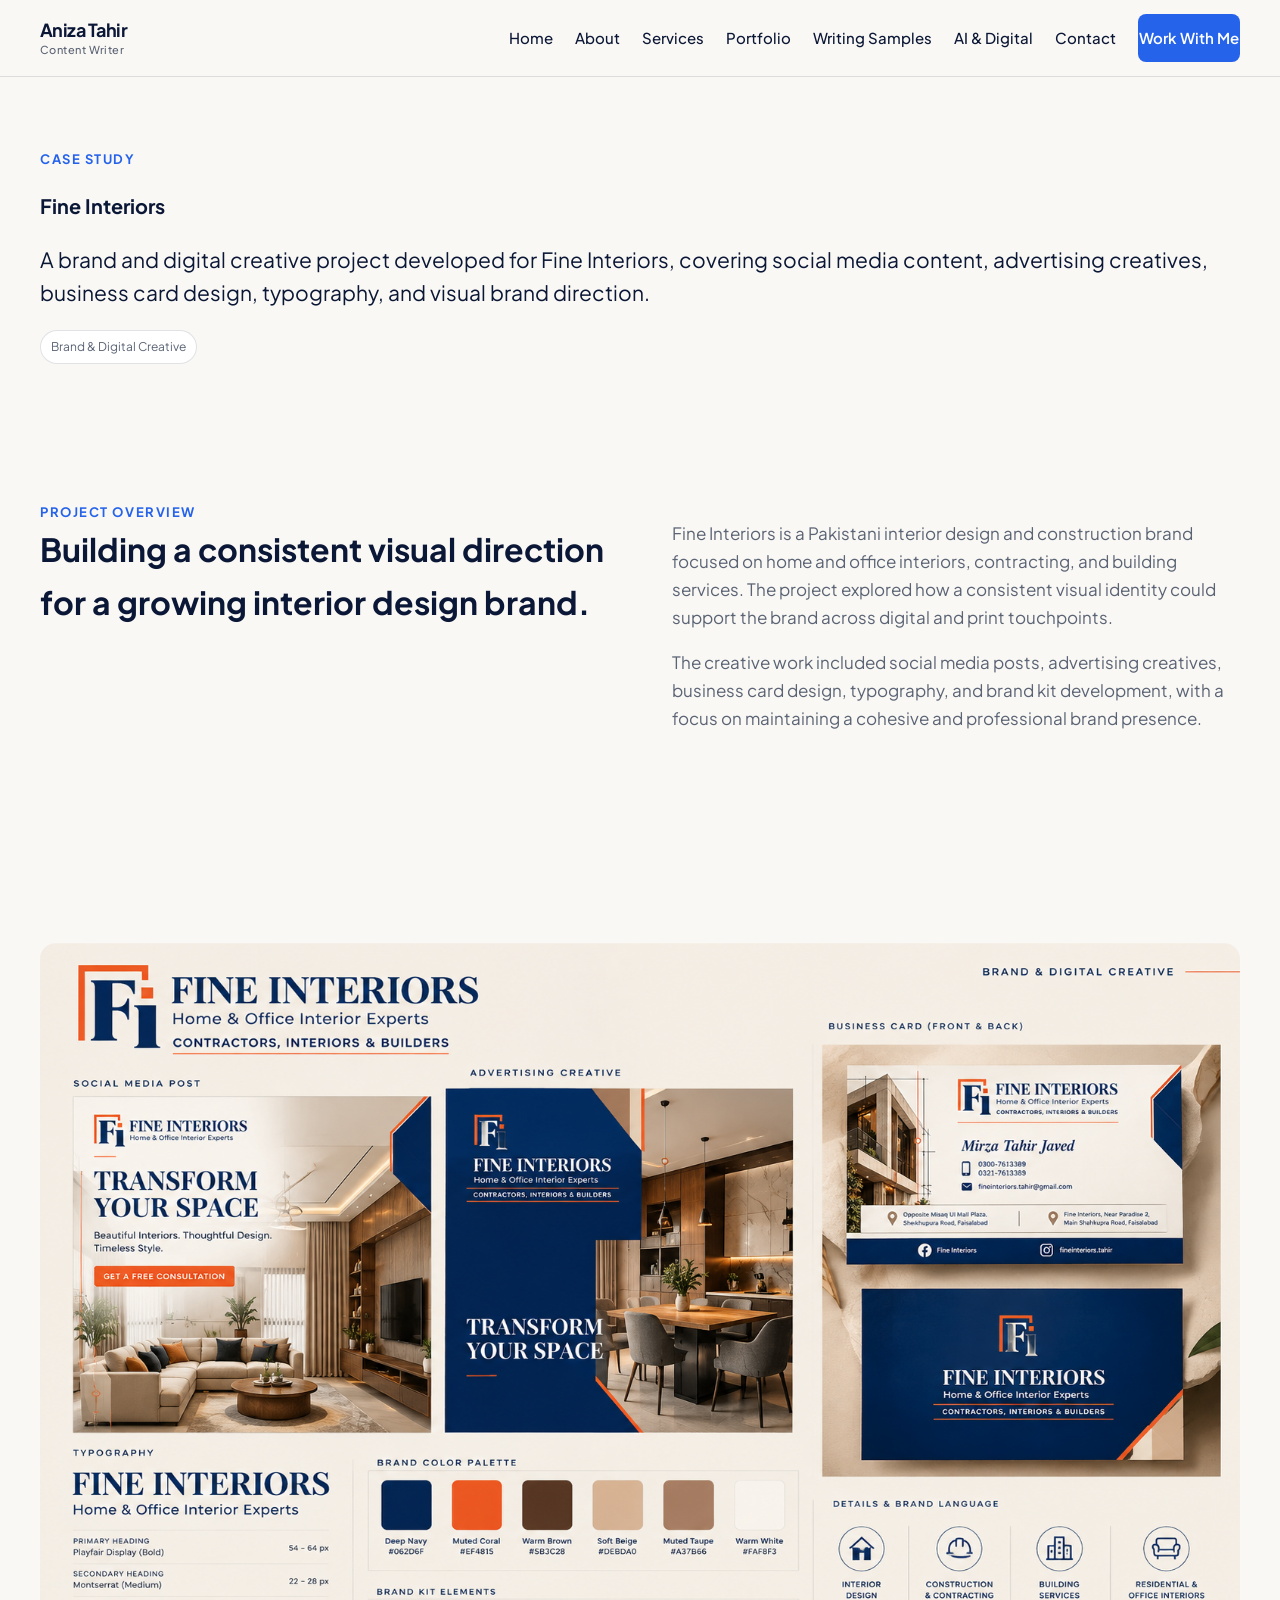
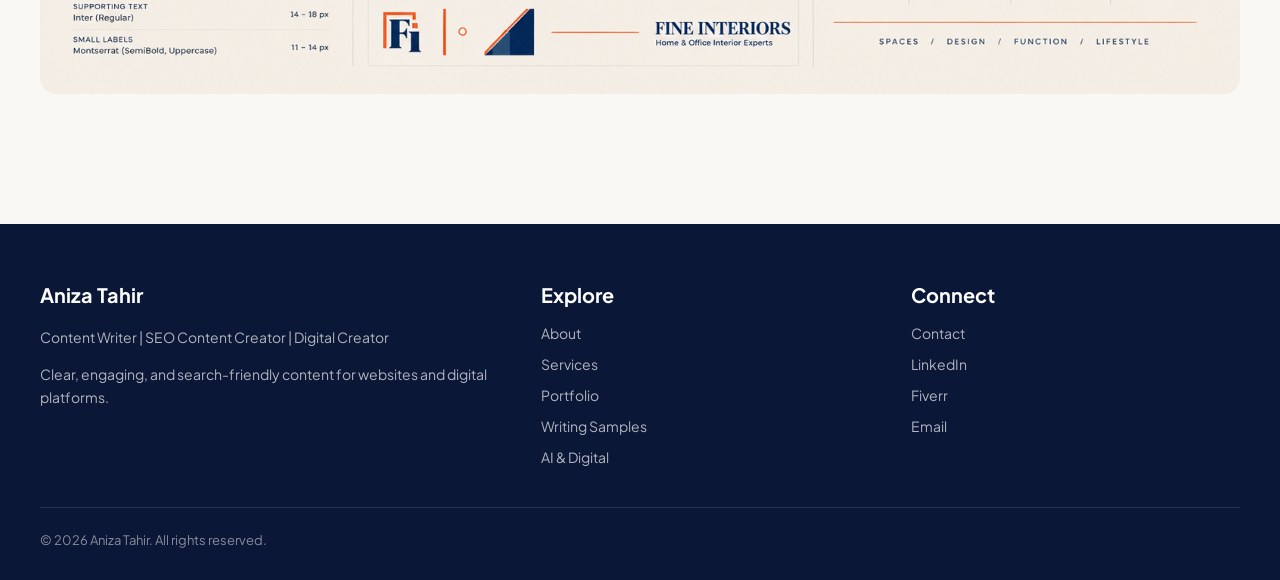
<file: fine-interiors.html>
<!doctype html>
<html lang="en"><head><meta charset="utf-8"><meta name="viewport" content="width=device-width, initial-scale=1">
<title>Fine Interiors | Aniza Tahir Portfolio</title><meta name="description" content="Explore Aniza Tahir's Fine Interiors case study, featuring brand identity, social media creatives, advertising design, business card design, and visual brand direction."><meta property="og:title" content="Fine Interiors | Aniza Tahir Portfolio"><meta property="og:description" content="Explore Aniza Tahir's Fine Interiors case study, featuring brand identity, social media creatives, advertising design, business card design, and visual brand direction.">
<meta name="theme-color" content="#0B1736"><link rel="icon" href="data:,"><link rel="stylesheet" href="../assets/styles.css"></head>
<body><a class="skip" href="#main">Skip to content</a><header class="site-header"><div class="container nav">
<a class="brand" href="../index.html">Aniza Tahir<small>Content Writer</small></a>
<button class="menu" aria-label="Open navigation" aria-expanded="false">☰</button>
<nav class="navlinks" aria-label="Primary navigation">
<a href="../index.html">Home</a><a href="../about.html">About</a><a href="../services.html">Services</a><a href="../portfolio.html">Portfolio</a><a href="../writing-samples.html">Writing Samples</a><a href="../ai-digital.html">AI & Digital</a><a href="../contact.html">Contact</a><a class="btn btn-primary" href="../contact.html">Work With Me</a>
</nav></div></header><main id="main"><section class="case">
<section class="case-hero"><div class="container"><div class="kicker">Case Study</div><h1>Fine Interiors</h1><p class="lead">A brand and digital creative project developed for Fine Interiors, covering social media content, advertising creatives, business card design, typography, and visual brand direction.</p><div class="case-meta"><span class="pill">Brand & Digital Creative</span></div></div></section><section class="section-sm case"><div class="container two-col"><div><div class="kicker">Project Overview</div><h2>Building a consistent visual direction for a growing interior design brand.</h2></div><div><p class="muted">Fine Interiors is a Pakistani interior design and construction brand focused on home and office interiors, contracting, and building services. The project explored how a consistent visual identity could support the brand across digital and print touchpoints.</p><p class="muted">The creative work included social media posts, advertising creatives, business card design, typography, and brand kit development, with a focus on maintaining a cohesive and professional brand presence.</p></div></div></section>
<section class="section">
    <div class="container">
        <div class="case-image">
            <img src="../assets/images/fine-interiors-brand-board.png" alt="Fine Interiors brand and digital creative project">
        </div>
    </div>
</section></section></main><footer class="footer"><div class="container"><div class="footer-grid">
<div><h3>Aniza Tahir</h3><p>Content Writer | SEO Content Creator | Digital Creator</p><p>Clear, engaging, and search-friendly content for websites and digital platforms.</p></div>
<div><h3>Explore</h3><div class="footer-links"><a href="../about.html">About</a><a href="../services.html">Services</a><a href="../portfolio.html">Portfolio</a><a href="../writing-samples.html">Writing Samples</a><a href="../ai-digital.html">AI & Digital</a></div></div>
<div><h3>Connect</h3><div class="footer-links"><a href="../contact.html">Contact</a><a href="https://www.linkedin.com/in/aniza-tahir-96b2bb438/" target="_blank" rel="noopener">LinkedIn</a><a href="https://www.fiverr.com/s/xrXBEEa" target="_blank" rel="noopener">Fiverr</a><a href="mailto:anizatahir.writes@gmail.com">Email</a></div></div>
</div><div class="copyright">© 2026 Aniza Tahir. All rights reserved.</div></div></footer><script src="../assets/script.js"></script></body></html>
</file>
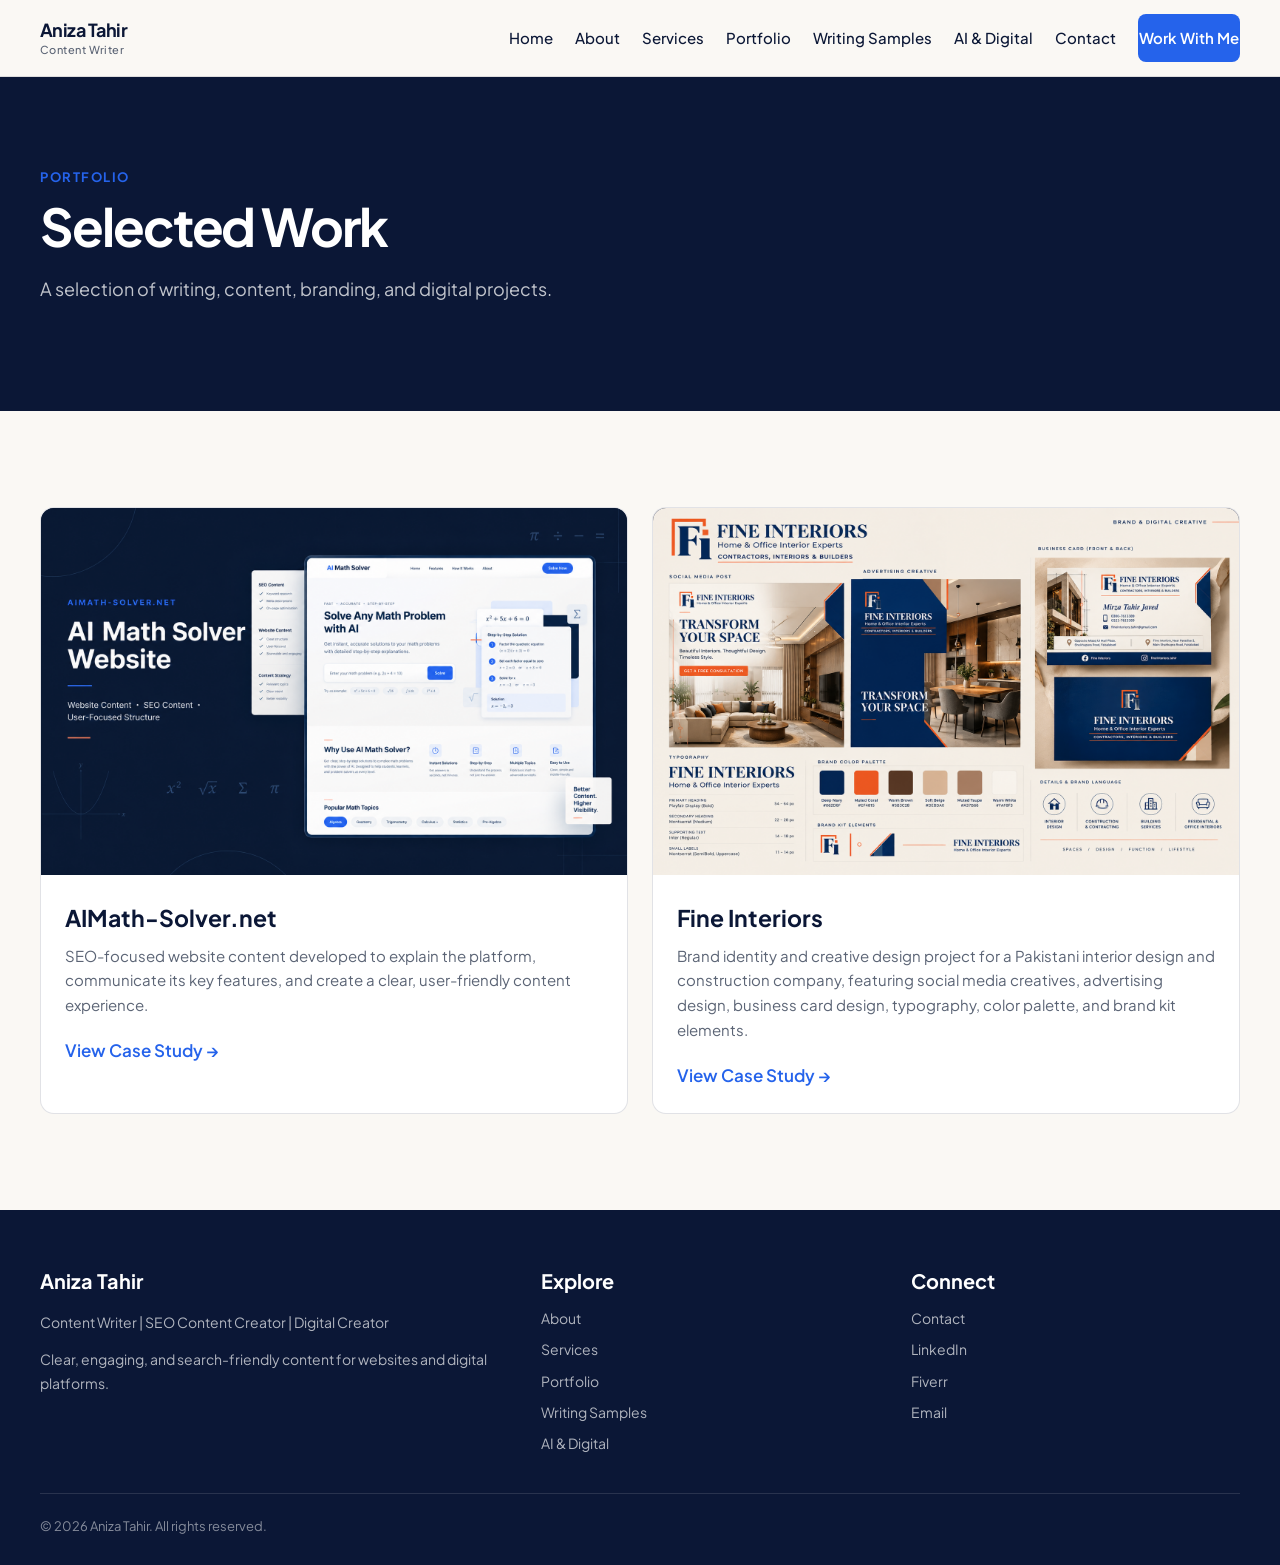
<file: portfolio.html>
<!doctype html>
<html lang="en"><head><meta charset="utf-8"><meta name="viewport" content="width=device-width, initial-scale=1">
<title>Portfolio | Aniza Tahir</title><meta name="description" content="Explore selected website content, SEO writing, branding, and digital projects by Aniza Tahir."><meta property="og:title" content="Portfolio | Aniza Tahir"><meta property="og:description" content="Explore selected website content, SEO writing, branding, and digital projects by Aniza Tahir.">
<meta name="theme-color" content="#0B1736"><link rel="icon" href="data:,"><link rel="stylesheet" href="assets/styles.css"></head>
<body><a class="skip" href="#main">Skip to content</a><header class="site-header"><div class="container nav">
<a class="brand" href="index.html">Aniza Tahir<small>Content Writer</small></a>
<button class="menu" aria-label="Open navigation" aria-expanded="false">☰</button>
<nav class="navlinks" aria-label="Primary navigation">
<a href="index.html">Home</a><a href="about.html">About</a><a href="services.html">Services</a><a href="portfolio.html">Portfolio</a><a href="writing-samples.html">Writing Samples</a><a href="ai-digital.html">AI & Digital</a><a href="contact.html">Contact</a><a class="btn btn-primary" href="contact.html">Work With Me</a>
</nav></div></header><main id="main">
<section class="page-hero"><div class="container"><div class="kicker">Portfolio</div><h1>Selected Work</h1><p>A selection of writing, content, branding, and digital projects.</p></div></section>
<section class="section"><div class="container"><div class="work-grid">
<article class="project"><div class="project-visual"><img src="assets/images/aimath-solver-main.png" alt="AIMath-Solver.net AI math solver website content project"></div><div class="project-body"><h3>AIMath-Solver.net</h3><p>SEO-focused website content developed to explain the platform, communicate its key features, and create a clear, user-friendly content experience.</p><a class="link" href="portfolio/aimath-solver.html">View Case Study →</a></div></article>
<article class="project">
    <div class="project-visual">
        <img src="assets/images/fine-interiors-brand-board.png"
             alt="Fine Interiors brand identity and creative design project">
    </div>

    <div class="project-body">
        <h3>Fine Interiors</h3>
        <p>
            Brand identity and creative design project for a Pakistani interior
            design and construction company, featuring social media creatives,
            advertising design, business card design, typography, color palette,
            and brand kit elements.
        </p>
        <a class="link" href="portfolio/fine-interiors.html">            View Case Study →
        </a>
    </div>
</article>
</div></div></section>
</main><footer class="footer"><div class="container"><div class="footer-grid">
<div><h3>Aniza Tahir</h3><p>Content Writer | SEO Content Creator | Digital Creator</p><p>Clear, engaging, and search-friendly content for websites and digital platforms.</p></div>
<div><h3>Explore</h3><div class="footer-links"><a href="about.html">About</a><a href="services.html">Services</a><a href="portfolio.html">Portfolio</a><a href="writing-samples.html">Writing Samples</a><a href="ai-digital.html">AI & Digital</a></div></div>
<div><h3>Connect</h3><div class="footer-links"><a href="contact.html">Contact</a><a href="https://www.linkedin.com/in/aniza-tahir-96b2bb438/" target="_blank" rel="noopener">LinkedIn</a><a href="https://www.fiverr.com/s/xrXBEEa" target="_blank" rel="noopener">Fiverr</a><a href="mailto:anizatahir.writes@gmail.com">Email</a></div></div>
</div><div class="copyright">© 2026 Aniza Tahir. All rights reserved.</div></div></footer><script src="assets/script.js"></script></body></html>
</file>
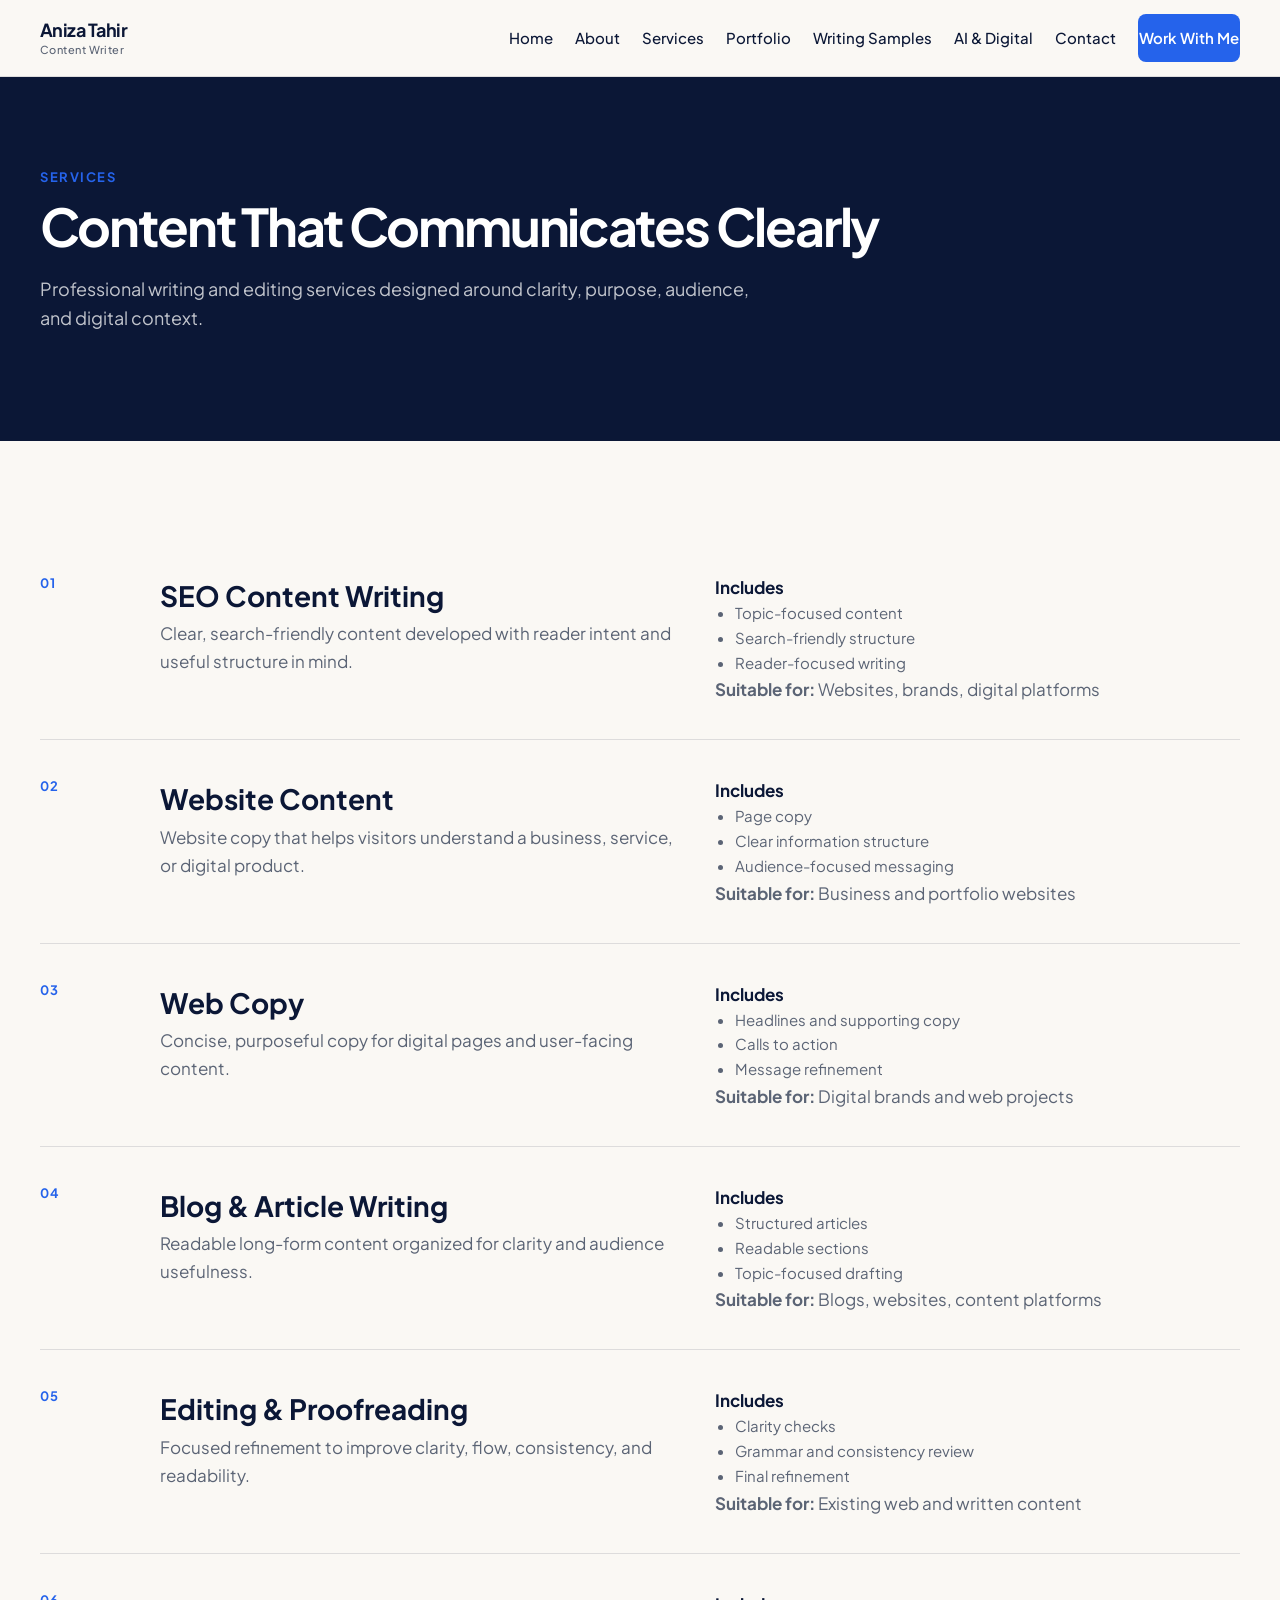
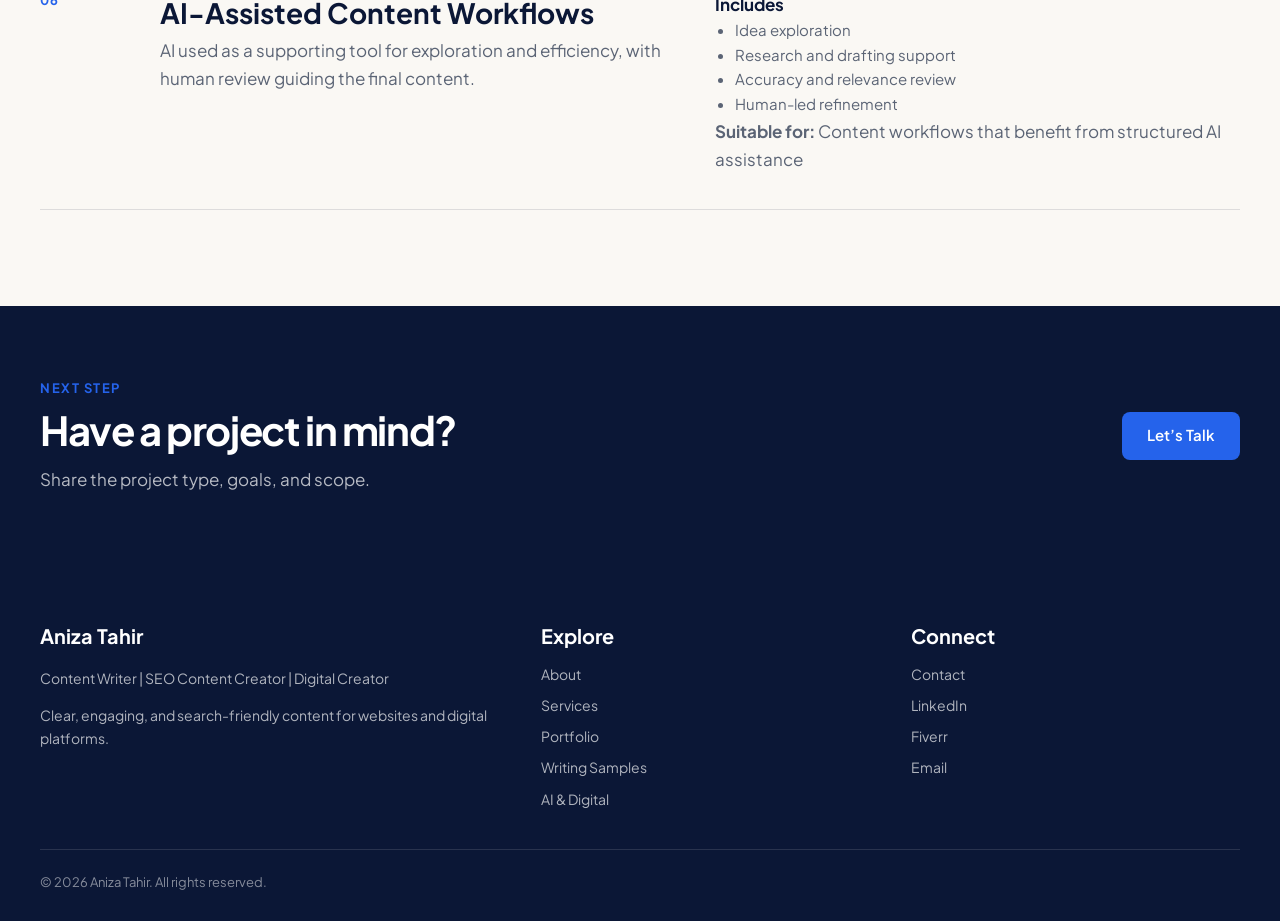
<file: services.html>
<!doctype html>
<html lang="en"><head><meta charset="utf-8"><meta name="viewport" content="width=device-width, initial-scale=1">
<title>Content Writing Services | Aniza Tahir</title><meta name="description" content="Explore Aniza Tahir's content writing services, including SEO content, website copy, blogs, editing, and AI-assisted workflows."><meta property="og:title" content="Content Writing Services | Aniza Tahir"><meta property="og:description" content="Explore Aniza Tahir's content writing services, including SEO content, website copy, blogs, editing, and AI-assisted workflows.">
<meta name="theme-color" content="#0B1736"><link rel="icon" href="data:,"><link rel="stylesheet" href="assets/styles.css"></head>
<body><a class="skip" href="#main">Skip to content</a><header class="site-header"><div class="container nav">
<a class="brand" href="index.html">Aniza Tahir<small>Content Writer</small></a>
<button class="menu" aria-label="Open navigation" aria-expanded="false">☰</button>
<nav class="navlinks" aria-label="Primary navigation">
<a href="index.html">Home</a><a href="about.html">About</a><a href="services.html">Services</a><a href="portfolio.html">Portfolio</a><a href="writing-samples.html">Writing Samples</a><a href="ai-digital.html">AI & Digital</a><a href="contact.html">Contact</a><a class="btn btn-primary" href="contact.html">Work With Me</a>
</nav></div></header><main id="main">
<section class="page-hero"><div class="container"><div class="kicker">Services</div><h1>Content That Communicates Clearly</h1><p>Professional writing and editing services designed around clarity, purpose, audience, and digital context.</p></div></section>
<section class="section"><div class="container">
<div class="service-row"><div class="number">01</div><div><h2>SEO Content Writing</h2><p>Clear, search-friendly content developed with reader intent and useful structure in mind.</p></div><div><strong>Includes</strong><ul><li>Topic-focused content</li><li>Search-friendly structure</li><li>Reader-focused writing</li></ul><p class="muted"><strong>Suitable for:</strong> Websites, brands, digital platforms</p></div></div>
<div class="service-row"><div class="number">02</div><div><h2>Website Content</h2><p>Website copy that helps visitors understand a business, service, or digital product.</p></div><div><strong>Includes</strong><ul><li>Page copy</li><li>Clear information structure</li><li>Audience-focused messaging</li></ul><p class="muted"><strong>Suitable for:</strong> Business and portfolio websites</p></div></div>
<div class="service-row"><div class="number">03</div><div><h2>Web Copy</h2><p>Concise, purposeful copy for digital pages and user-facing content.</p></div><div><strong>Includes</strong><ul><li>Headlines and supporting copy</li><li>Calls to action</li><li>Message refinement</li></ul><p class="muted"><strong>Suitable for:</strong> Digital brands and web projects</p></div></div>
<div class="service-row"><div class="number">04</div><div><h2>Blog & Article Writing</h2><p>Readable long-form content organized for clarity and audience usefulness.</p></div><div><strong>Includes</strong><ul><li>Structured articles</li><li>Readable sections</li><li>Topic-focused drafting</li></ul><p class="muted"><strong>Suitable for:</strong> Blogs, websites, content platforms</p></div></div>
<div class="service-row"><div class="number">05</div><div><h2>Editing & Proofreading</h2><p>Focused refinement to improve clarity, flow, consistency, and readability.</p></div><div><strong>Includes</strong><ul><li>Clarity checks</li><li>Grammar and consistency review</li><li>Final refinement</li></ul><p class="muted"><strong>Suitable for:</strong> Existing web and written content</p></div></div>
<div class="service-row"><div class="number">06</div><div><h2>AI-Assisted Content Workflows</h2><p>AI used as a supporting tool for exploration and efficiency, with human review guiding the final content.</p></div><div><strong>Includes</strong><ul><li>Idea exploration</li><li>Research and drafting support</li><li>Accuracy and relevance review</li><li>Human-led refinement</li></ul><p class="muted"><strong>Suitable for:</strong> Content workflows that benefit from structured AI assistance</p></div></div>
</div></section>
<section class="cta"><div class="container cta-inner"><div><div class="kicker">Next step</div><h2>Have a project in mind?</h2><p>Share the project type, goals, and scope.</p></div><a class="btn btn-primary" href="contact.html">Let’s Talk</a></div></section>
</main><footer class="footer"><div class="container"><div class="footer-grid">
<div><h3>Aniza Tahir</h3><p>Content Writer | SEO Content Creator | Digital Creator</p><p>Clear, engaging, and search-friendly content for websites and digital platforms.</p></div>
<div><h3>Explore</h3><div class="footer-links"><a href="about.html">About</a><a href="services.html">Services</a><a href="portfolio.html">Portfolio</a><a href="writing-samples.html">Writing Samples</a><a href="ai-digital.html">AI & Digital</a></div></div>
<div><h3>Connect</h3><div class="footer-links"><a href="contact.html">Contact</a><a href="https://www.linkedin.com/in/aniza-tahir-96b2bb438/" target="_blank" rel="noopener">LinkedIn</a><a href="https://www.fiverr.com/s/xrXBEEa" target="_blank" rel="noopener">Fiverr</a><a href="mailto:anizatahir.writes@gmail.com">Email</a></div></div></div><div class="copyright">© 2026 Aniza Tahir. All rights reserved.</div></div></footer><script src="assets/script.js"></script></body></html>
</file>
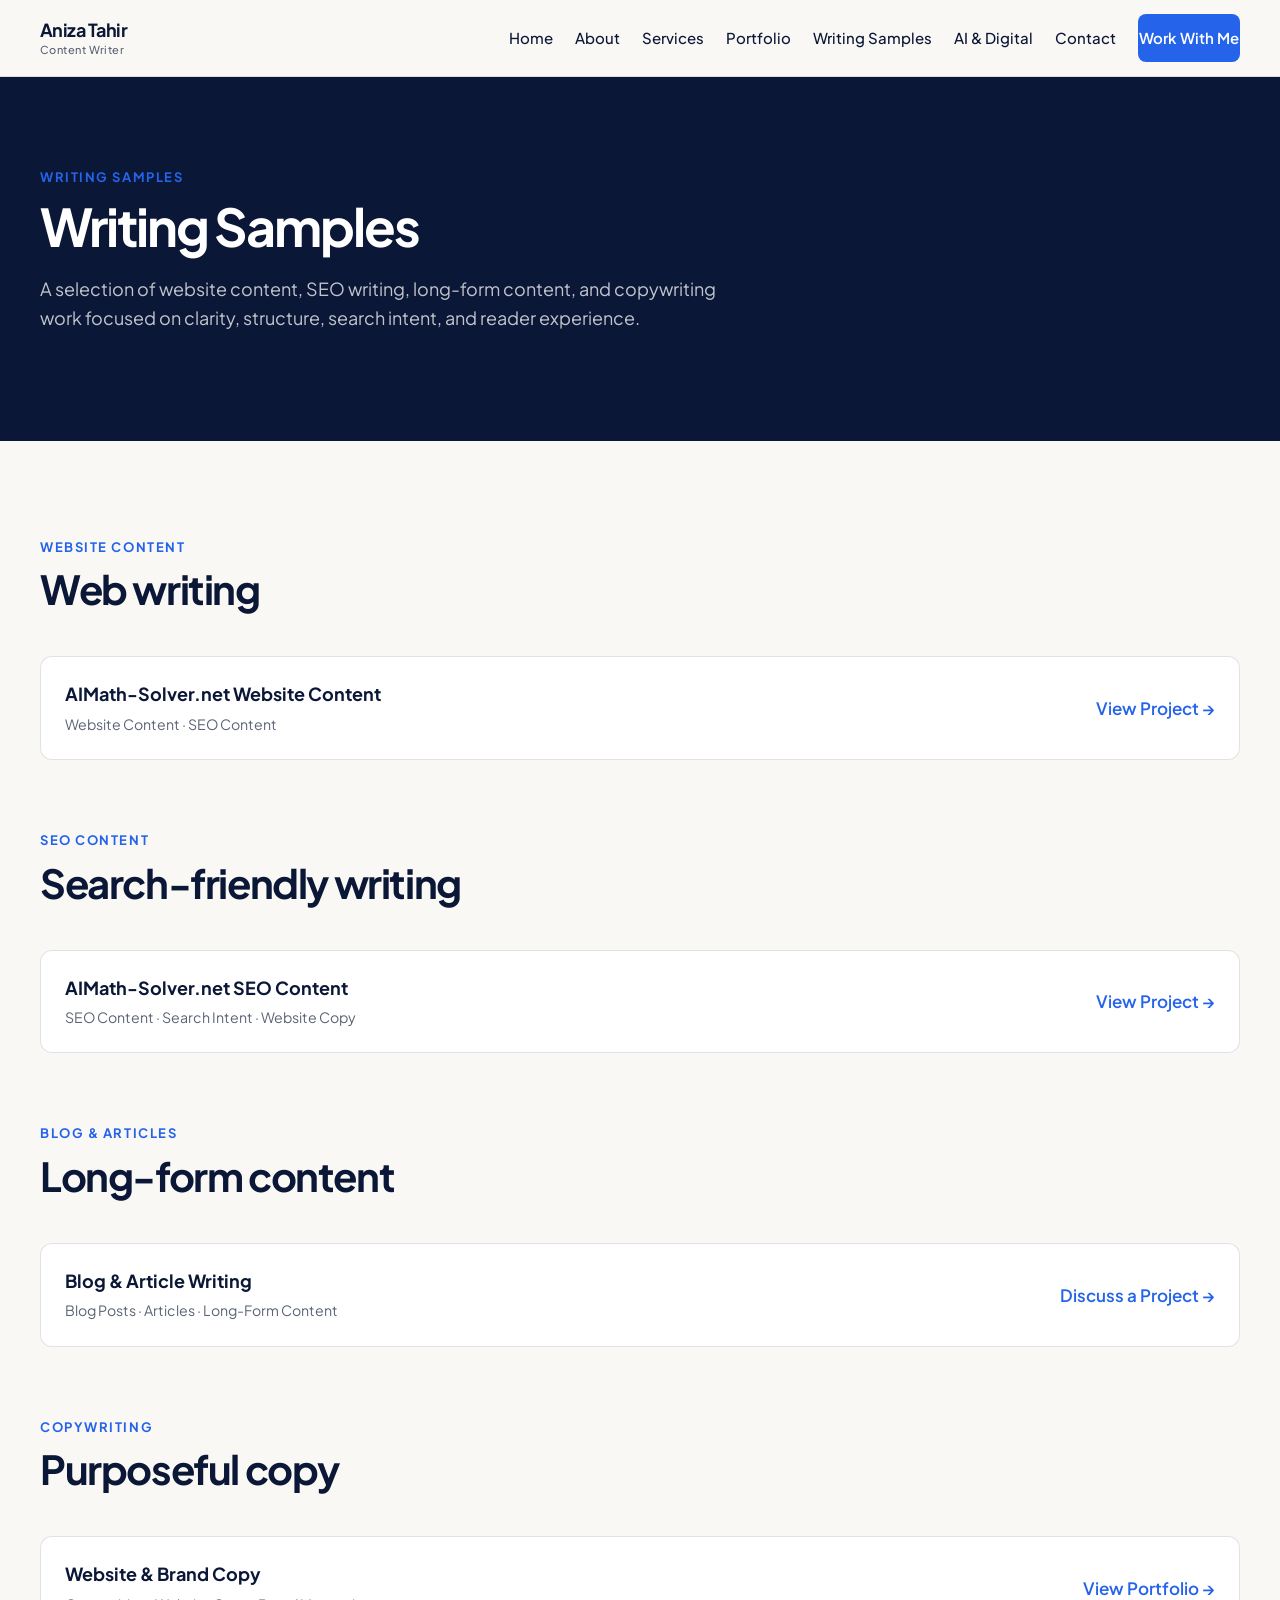
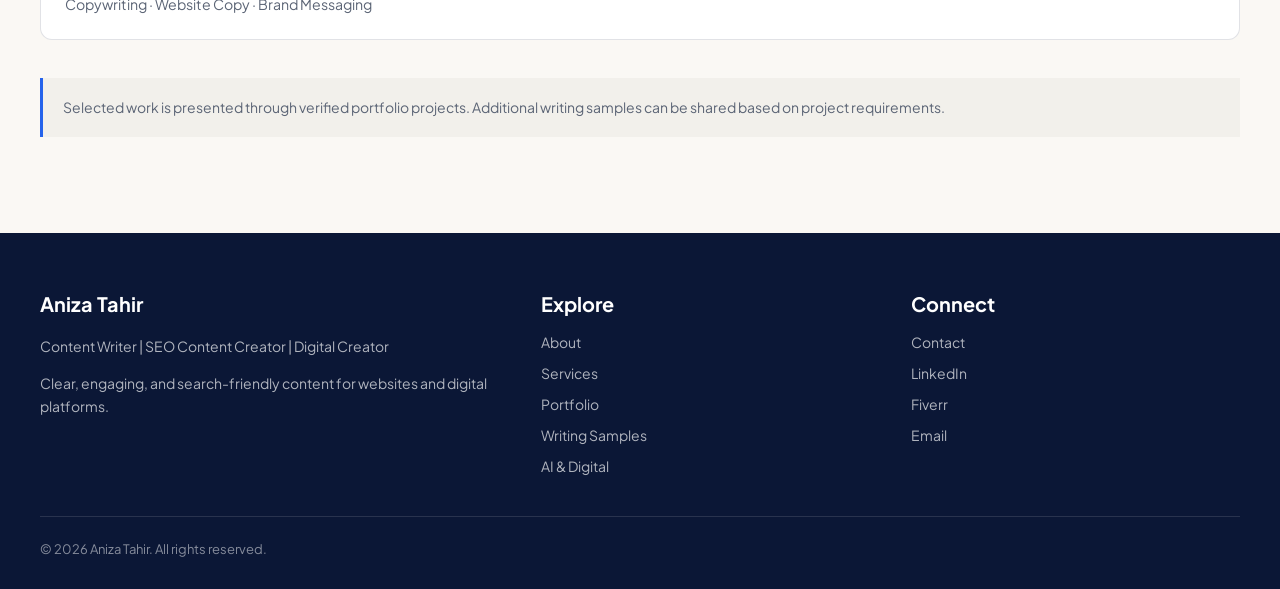
<file: writing-samples.html>
<!doctype html>
<html lang="en"><head><meta charset="utf-8"><meta name="viewport" content="width=device-width, initial-scale=1">
<title>Writing Samples | Aniza Tahir</title><meta name="description" content="Explore Aniza Tahir's writing samples, including website content, SEO writing, blogs, articles, and copywriting."><meta property="og:title" content="Writing Samples | Aniza Tahir"><meta property="og:description" content="Explore Aniza Tahir's writing samples, including website content, SEO writing, blogs, articles, and copywriting.">
<meta name="theme-color" content="#0B1736"><link rel="icon" href="data:,"><link rel="stylesheet" href="assets/styles.css"></head>
<body><a class="skip" href="#main">Skip to content</a><header class="site-header"><div class="container nav">
<a class="brand" href="index.html">Aniza Tahir<small>Content Writer</small></a>
<button class="menu" aria-label="Open navigation" aria-expanded="false">☰</button>
<nav class="navlinks" aria-label="Primary navigation">
<a href="index.html">Home</a><a href="about.html">About</a><a href="services.html">Services</a><a href="portfolio.html">Portfolio</a><a href="writing-samples.html">Writing Samples</a><a href="ai-digital.html">AI & Digital</a><a href="contact.html">Contact</a><a class="btn btn-primary" href="contact.html">Work With Me</a>
</nav></div></header><main id="main">
<section class="page-hero"><div class="container"><div class="kicker">Writing Samples</div><h1>Writing Samples</h1><p>A selection of website content, SEO writing, long-form content, and copywriting work focused on clarity, structure, search intent, and reader experience.</p></div></section><section class="section"><div class="container">
<div class="section-head"><div><div class="kicker">Website Content</div><h2>Web writing</h2></div></div>
<div class="sample-list">
    <div class="sample">
        <div>
            <h3>AIMath-Solver.net Website Content</h3>
            <small>Website Content · SEO Content</small>
        </div>
        <a class="link" href="portfolio/aimath-solver.html">View Project →</a>
    </div>
</div><div class="section-head" style="margin-top:70px"><div><div class="kicker">SEO Content</div><h2>Search-friendly writing</h2></div></div>
<div class="sample-list">
    <div class="sample">
        <div>
            <h3>AIMath-Solver.net SEO Content</h3>
            <small>SEO Content · Search Intent · Website Copy</small>
        </div>
        <a class="link" href="portfolio/aimath-solver.html">View Project →</a>
    </div>
</div>
<div class="section-head" style="margin-top:70px"><div><div class="kicker">Blog & Articles</div><h2>Long-form content</h2></div></div>
<div class="sample-list">
    <div class="sample">
        <div>
            <h3>Blog & Article Writing</h3>
            <small>Blog Posts · Articles · Long-Form Content</small>
        </div>
        <a class="link" href="contact.html">Discuss a Project →</a>
    </div>
</div>
<div class="section-head" style="margin-top:70px"><div><div class="kicker">Copywriting</div><h2>Purposeful copy</h2></div></div>
<div class="sample-list">
    <div class="sample">
        <div>
            <h3>Website & Brand Copy</h3>
            <small>Copywriting · Website Copy · Brand Messaging</small>
        </div>
        <a class="link" href="portfolio.html">View Portfolio →</a>
    </div>
</div>
<div class="notice" style="margin-top:38px">
    Selected work is presented through verified portfolio projects. Additional writing samples can be shared based on project requirements.
</div>
</div></section>
</main><footer class="footer"><div class="container"><div class="footer-grid">
<div><h3>Aniza Tahir</h3><p>Content Writer | SEO Content Creator | Digital Creator</p><p>Clear, engaging, and search-friendly content for websites and digital platforms.</p></div>
<div><h3>Explore</h3><div class="footer-links"><a href="about.html">About</a><a href="services.html">Services</a><a href="portfolio.html">Portfolio</a><a href="writing-samples.html">Writing Samples</a><a href="ai-digital.html">AI & Digital</a></div></div>
<div><h3>Connect</h3><div class="footer-links"><a href="contact.html">Contact</a><a href="https://www.linkedin.com/in/aniza-tahir-96b2bb438/" target="_blank" rel="noopener">LinkedIn</a><a href="https://www.fiverr.com/s/xrXBEEa" target="_blank" rel="noopener">Fiverr</a><a href="mailto:anizatahir.writes@gmail.com">Email</a></div></div></div><div class="copyright">© 2026 Aniza Tahir. All rights reserved.</div></div></footer><script src="assets/script.js"></script></body></html>
</file>
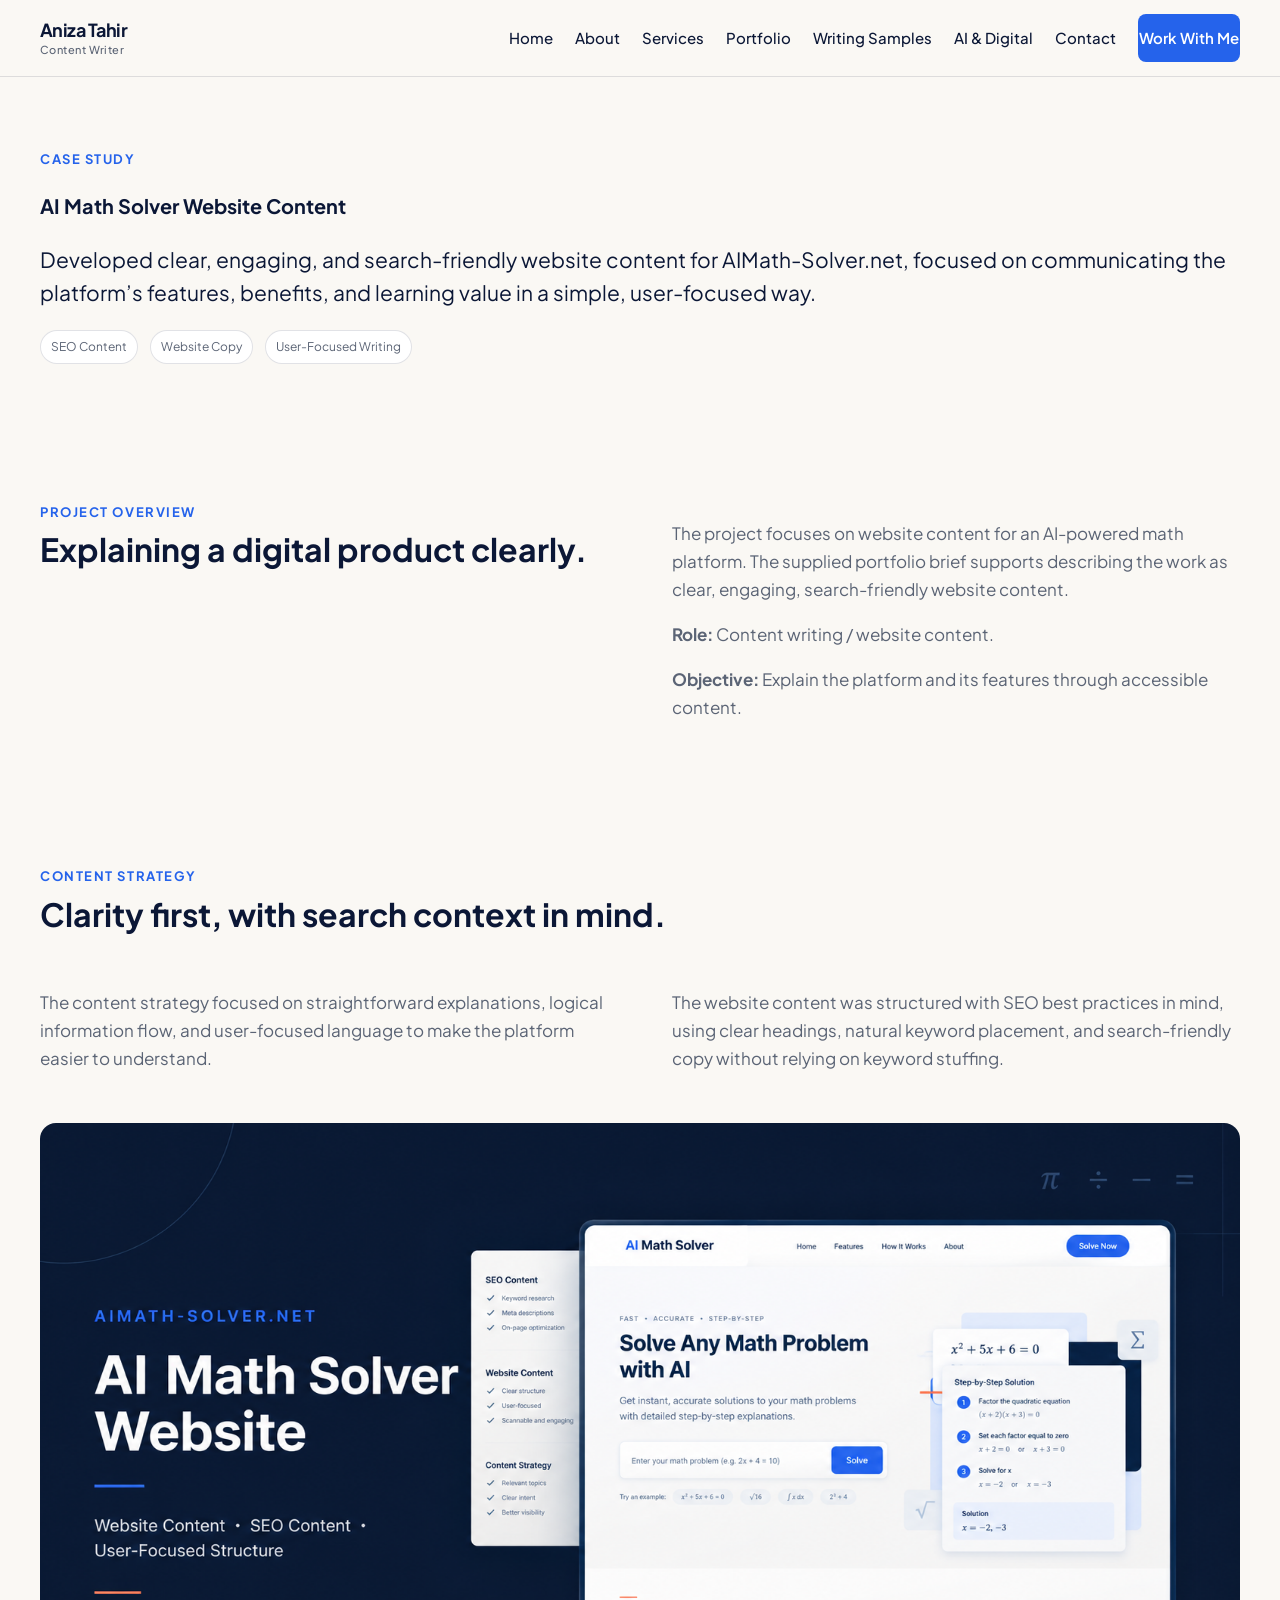
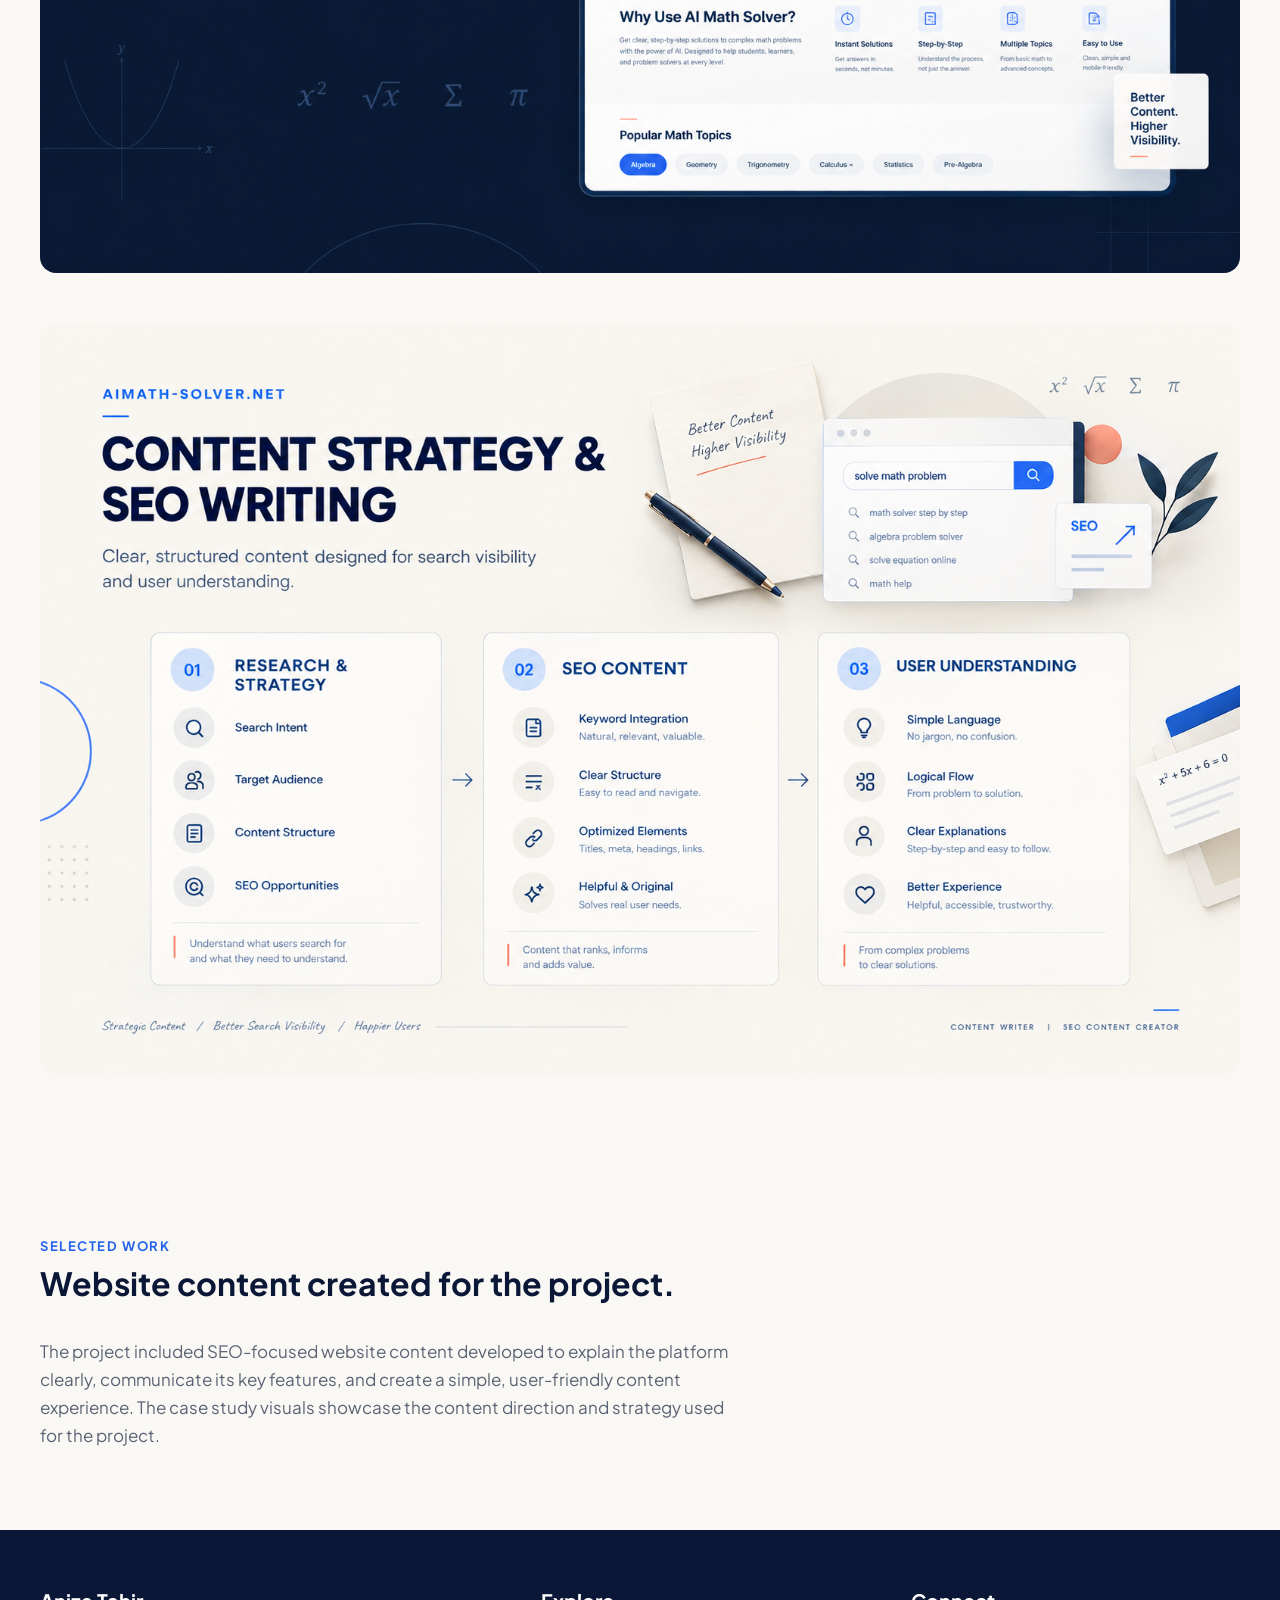
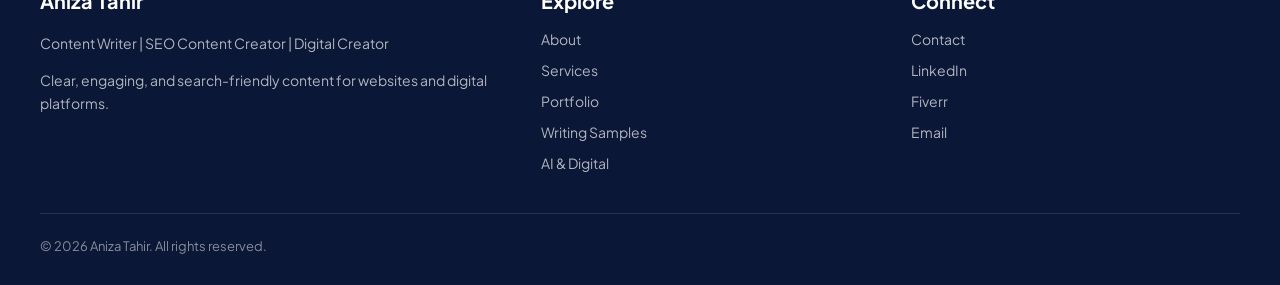
<file: portfolio/aimath-solver.html>
<!doctype html>
<html lang="en"><head><meta charset="utf-8"><meta name="viewport" content="width=device-width, initial-scale=1">
<title>AI Math Solver Website Content | Aniza Tahir</title><meta name="description" content="Explore Aniza Tahir's AI Math Solver case study, featuring SEO-focused website content, user-focused copy, and content strategy for an AI-powered math platform."><meta property="og:title" content="AI Math Solver Website Content | Aniza Tahir"><meta property="og:description" content="Explore Aniza Tahir's AI Math Solver case study, featuring SEO-focused website content, user-focused copy, and content strategy for an AI-powered math platform.">
<meta name="theme-color" content="#0B1736"><link rel="icon" href="data:,"><link rel="stylesheet" href="../assets/styles.css"></head>
<body><a class="skip" href="#main">Skip to content</a><header class="site-header"><div class="container nav">
<a class="brand" href="../index.html">Aniza Tahir<small>Content Writer</small></a>
<button class="menu" aria-label="Open navigation" aria-expanded="false">☰</button>
<nav class="navlinks" aria-label="Primary navigation">
<a href="../index.html">Home</a><a href="../about.html">About</a><a href="../services.html">Services</a><a href="../portfolio.html">Portfolio</a><a href="../writing-samples.html">Writing Samples</a><a href="../ai-digital.html">AI & Digital</a><a href="../contact.html">Contact</a><a class="btn btn-primary" href="../contact.html">Work With Me</a>
</nav></div></header><main id="main"><section class="case">
<section class="case-hero"><div class="container"><div class="kicker">Case Study</div><h1>AI Math Solver Website Content</h1><p class="lead">Developed clear, engaging, and search-friendly website content for AIMath-Solver.net, focused on communicating the platform’s features, benefits, and learning value in a simple, user-focused way.</p><div class="case-meta"><span class="pill">SEO Content</span><span class="pill">Website Copy</span><span class="pill">User-Focused Writing</span></div></div></section>
<section class="section-sm case"><div class="container two-col"><div><div class="kicker">Project Overview</div><h2>Explaining a digital product clearly.</h2></div><div><p class="muted">The project focuses on website content for an AI-powered math platform. The supplied portfolio brief supports describing the work as clear, engaging, search-friendly website content.</p><p class="muted"><strong>Role:</strong> Content writing / website content.</p><p class="muted"><strong>Objective:</strong> Explain the platform and its features through accessible content.</p></div></div></section>
<section class="section-sm"><div class="container">
<div class="kicker">Content Strategy</div>
<h2>Clarity first, with search context in mind.</h2>

<div class="two-col" style="margin-top:30px">
    <div>
        <p class="muted">The content strategy focused on straightforward explanations, logical information flow, and user-focused language to make the platform easier to understand.</p>
    </div>
    <div>
        <p class="muted">The website content was structured with SEO best practices in mind, using clear headings, natural keyword placement, and search-friendly copy without relying on keyword stuffing.</p>
    </div>
</div>

<div class="case-image">
    <img src="../assets/images/aimath-solver-main.png"
         alt="AIMath-Solver.net website content project">
</div>

<div class="case-image">
    <img src="../assets/images/aimath-solver-content-strategy.png"
         alt="AIMath-Solver.net content strategy and SEO writing visual">
</div>

</div></section>
<section class="section-sm"><div class="container">
<div class="kicker">Selected Work</div>
<h2>Website content created for the project.</h2>
<p class="muted" style="max-width:700px">The project included SEO-focused website content developed to explain the platform clearly, communicate its key features, and create a simple, user-friendly content experience. The case study visuals showcase the content direction and strategy used for the project.</p>
</div></section>
</section></main><footer class="footer"><div class="container"><div class="footer-grid">
<div><h3>Aniza Tahir</h3><p>Content Writer | SEO Content Creator | Digital Creator</p><p>Clear, engaging, and search-friendly content for websites and digital platforms.</p></div>
<div><h3>Explore</h3><div class="footer-links"><a href="../about.html">About</a><a href="../services.html">Services</a><a href="../portfolio.html">Portfolio</a><a href="../writing-samples.html">Writing Samples</a><a href="../ai-digital.html">AI & Digital</a></div></div>
<div><h3>Connect</h3><div class="footer-links"><a href="../contact.html">Contact</a><a href="https://www.linkedin.com/in/aniza-tahir-96b2bb438/" target="_blank" rel="noopener">LinkedIn</a><a href="https://www.fiverr.com/s/xrXBEEa" target="_blank" rel="noopener">Fiverr</a><a href="mailto:anizatahir.writes@gmail.com">Email</a></div></div>
</div><div class="copyright">© 2026 Aniza Tahir. All rights reserved.</div></div></footer><script src="../assets/script.js"></script></body></html>
</file>
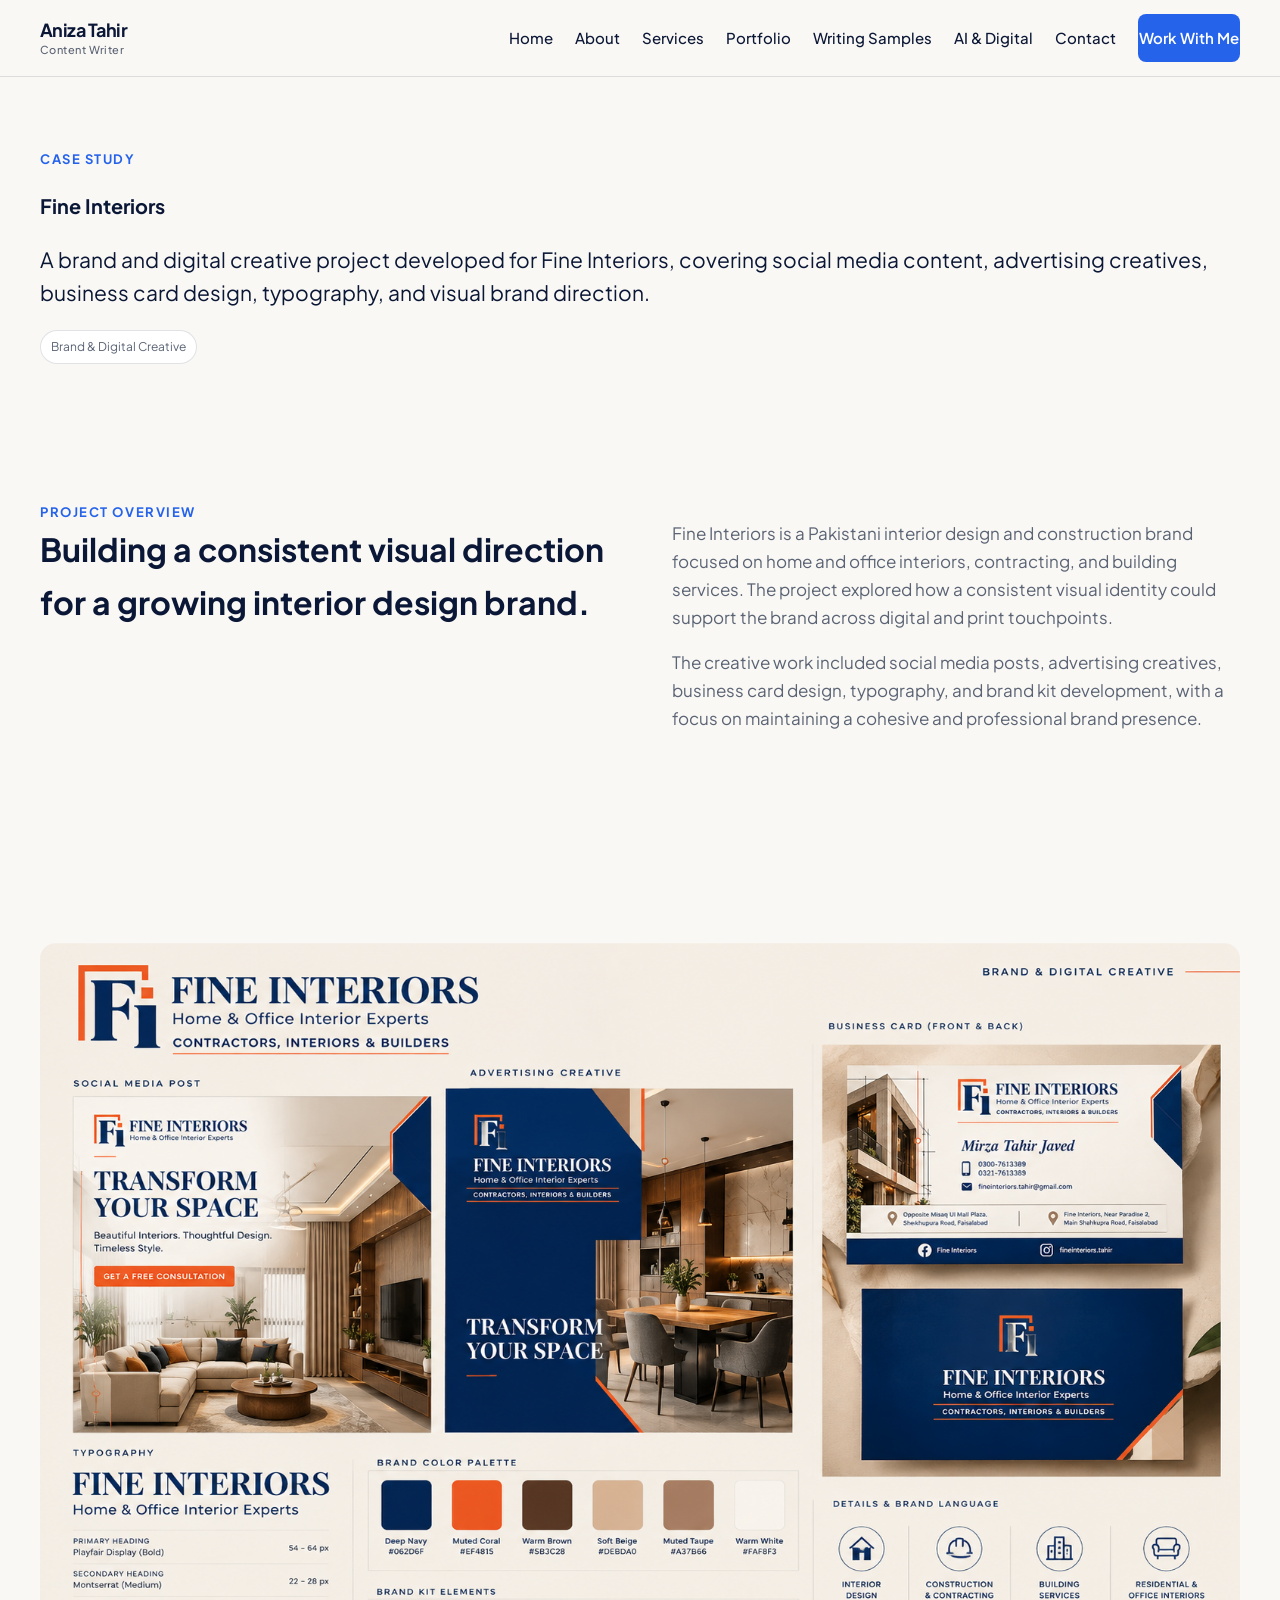
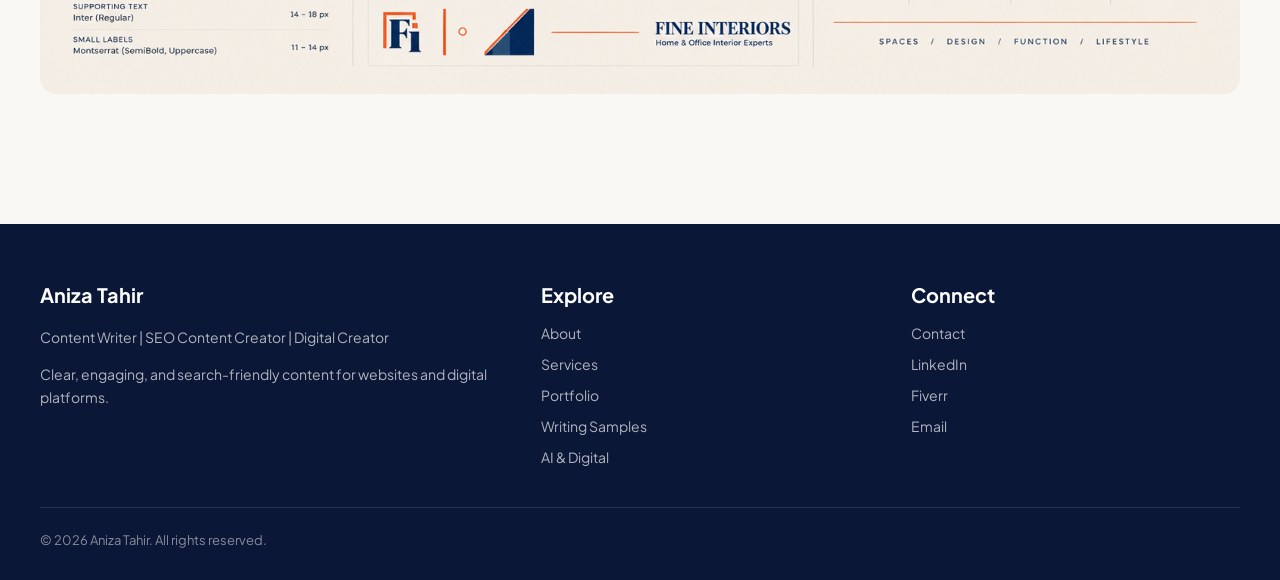
<file: portfolio/fine-interiors.html>
<!doctype html>
<html lang="en"><head><meta charset="utf-8"><meta name="viewport" content="width=device-width, initial-scale=1">
<title>Fine Interiors | Aniza Tahir Portfolio</title><meta name="description" content="Explore Aniza Tahir's Fine Interiors case study, featuring brand identity, social media creatives, advertising design, business card design, and visual brand direction."><meta property="og:title" content="Fine Interiors | Aniza Tahir Portfolio"><meta property="og:description" content="Explore Aniza Tahir's Fine Interiors case study, featuring brand identity, social media creatives, advertising design, business card design, and visual brand direction.">
<meta name="theme-color" content="#0B1736"><link rel="icon" href="data:,"><link rel="stylesheet" href="../assets/styles.css"></head>
<body><a class="skip" href="#main">Skip to content</a><header class="site-header"><div class="container nav">
<a class="brand" href="../index.html">Aniza Tahir<small>Content Writer</small></a>
<button class="menu" aria-label="Open navigation" aria-expanded="false">☰</button>
<nav class="navlinks" aria-label="Primary navigation">
<a href="../index.html">Home</a><a href="../about.html">About</a><a href="../services.html">Services</a><a href="../portfolio.html">Portfolio</a><a href="../writing-samples.html">Writing Samples</a><a href="../ai-digital.html">AI & Digital</a><a href="../contact.html">Contact</a><a class="btn btn-primary" href="../contact.html">Work With Me</a>
</nav></div></header><main id="main"><section class="case">
<section class="case-hero"><div class="container"><div class="kicker">Case Study</div><h1>Fine Interiors</h1><p class="lead">A brand and digital creative project developed for Fine Interiors, covering social media content, advertising creatives, business card design, typography, and visual brand direction.</p><div class="case-meta"><span class="pill">Brand & Digital Creative</span></div></div></section><section class="section-sm case"><div class="container two-col"><div><div class="kicker">Project Overview</div><h2>Building a consistent visual direction for a growing interior design brand.</h2></div><div><p class="muted">Fine Interiors is a Pakistani interior design and construction brand focused on home and office interiors, contracting, and building services. The project explored how a consistent visual identity could support the brand across digital and print touchpoints.</p><p class="muted">The creative work included social media posts, advertising creatives, business card design, typography, and brand kit development, with a focus on maintaining a cohesive and professional brand presence.</p></div></div></section>
<section class="section">
    <div class="container">
        <div class="case-image">
            <img src="../assets/images/fine-interiors-brand-board.png" alt="Fine Interiors brand and digital creative project">
        </div>
    </div>
</section></section></main><footer class="footer"><div class="container"><div class="footer-grid">
<div><h3>Aniza Tahir</h3><p>Content Writer | SEO Content Creator | Digital Creator</p><p>Clear, engaging, and search-friendly content for websites and digital platforms.</p></div>
<div><h3>Explore</h3><div class="footer-links"><a href="../about.html">About</a><a href="../services.html">Services</a><a href="../portfolio.html">Portfolio</a><a href="../writing-samples.html">Writing Samples</a><a href="../ai-digital.html">AI & Digital</a></div></div>
<div><h3>Connect</h3><div class="footer-links"><a href="../contact.html">Contact</a><a href="https://www.linkedin.com/in/aniza-tahir-96b2bb438/" target="_blank" rel="noopener">LinkedIn</a><a href="https://www.fiverr.com/s/xrXBEEa" target="_blank" rel="noopener">Fiverr</a><a href="mailto:anizatahir.writes@gmail.com">Email</a></div></div>
</div><div class="copyright">© 2026 Aniza Tahir. All rights reserved.</div></div></footer><script src="../assets/script.js"></script></body></html>
</file>
<file: assets/styles.css>
@import url('https://fonts.googleapis.com/css2?family=Plus+Jakarta+Sans:wght@400;500;600;700&family=Playfair+Display:ital,wght@0,500;0,600;1,500&display=swap');

:root{
  --navy:#0B1736; --blue:#2563EB; --coral:#E27667; --warm:#FAF8F4;
  --gray:#F2F0EB; --slate:#5B6475; --white:#fff; --line:rgba(11,23,54,.12);
  --max:1200px; --shadow:0 12px 35px rgba(11,23,54,.07); --radius:14px;
}
*{box-sizing:border-box} html{scroll-behavior:smooth}
body{margin:0;background:var(--warm);color:var(--navy);font-family:"Plus Jakarta Sans",sans-serif;font-size:17px;line-height:1.65}
a{color:inherit;text-decoration:none}.container{width:min(var(--max),calc(100% - 40px));margin:auto}
.skip{position:absolute;left:-9999px}.skip:focus{left:20px;top:20px;background:#fff;padding:10px;z-index:99}
.site-header{position:sticky;top:0;z-index:50;background:rgba(250,248,244,.94);backdrop-filter:blur(14px);border-bottom:1px solid var(--line)}
.nav{min-height:76px;display:flex;align-items:center;justify-content:space-between;gap:24px}
.brand{font-weight:700;letter-spacing:-.03em;font-size:18px;display:flex;flex-direction:column;line-height:1.1}
.brand small{font-size:11px;color:var(--slate);font-weight:500;margin-top:4px;letter-spacing:.04em}
.navlinks{display:flex;align-items:center;gap:22px;font-size:15px;font-weight:500}
.navlinks a{padding:8px 0;position:relative}.navlinks a:hover,.navlinks a.active{color:var(--blue)}
.navlinks a.active:after{content:"";position:absolute;left:0;right:0;bottom:0;height:2px;background:var(--blue)}
.menu{display:none;border:1px solid var(--line);background:transparent;border-radius:8px;padding:9px 11px;font-size:20px;color:var(--navy)}
.btn{display:inline-flex;align-items:center;justify-content:center;min-height:48px;padding:0 24px;border-radius:8px;border:1px solid transparent;font-size:15px;font-weight:600;transition:.25s ease;cursor:pointer}
a:focus-visible,
button:focus-visible,
input:focus-visible,
select:focus-visible,
textarea:focus-visible{
  outline:3px solid rgba(37,99,235,.35);
  outline-offset:3px;
}
.btn-primary{background:var(--blue);color:#fff}.btn-primary:hover{transform:translateY(-2px);box-shadow:0 8px 20px rgba(37,99,235,.2)}
.btn-secondary{background:transparent;color:var(--navy);border-color:var(--navy)}.btn-secondary:hover{background:var(--navy);color:#fff}
.btn-light{background:var(--warm);color:var(--navy)}.btn-light:hover{transform:translateY(-2px)}
.hero{background:var(--navy);color:#fff;min-height:680px;display:flex;align-items:center;overflow:hidden;position:relative}
.hero:after{content:"";position:absolute;width:380px;height:380px;border:1px solid rgba(37,99,235,.25);border-radius:50%;right:-120px;top:-80px}
.hero-grid{display:grid;grid-template-columns:1fr .82fr;gap:70px;align-items:center;padding:80px 0}
.eyebrow,.kicker{font-size:13px;letter-spacing:.12em;font-weight:700;text-transform:uppercase;color:var(--blue)}
.hero .eyebrow{color:#9bbcff}.hero h1{font-size:56px;line-height:1.08;letter-spacing:-.045em;max-width:720px;margin:18px 0 24px}
.hero p{max-width:640px;color:rgba(255,255,255,.78);font-size:18px}.actions{display:flex;gap:12px;flex-wrap:wrap;margin-top:32px}
.editorial-art{min-height:420px;position:relative;border:1px solid rgba(255,255,255,.14);background:rgba(255,255,255,.035);overflow:hidden}
.editorial-art .sheet{position:absolute;width:62%;height:74%;right:8%;top:13%;border:1px solid rgba(255,255,255,.2);background:rgba(250,248,244,.045);padding:28px}
.sheet .rule{height:2px;background:var(--blue);width:70%;margin-bottom:28px}.sheet .line{height:8px;background:rgba(255,255,255,.18);margin:13px 0}.sheet .short{width:55%}
.search-ring{position:absolute;left:9%;bottom:15%;width:105px;height:105px;border:2px solid var(--coral);border-radius:50%}
.search-ring:after{content:"";position:absolute;width:44px;height:2px;background:var(--coral);right:-30px;bottom:3px;transform:rotate(45deg)}
.art-tag{position:absolute;left:9%;top:18%;font-size:12px;letter-spacing:.1em;color:#9bbcff}.dot{position:absolute;right:12%;bottom:10%;width:11px;height:11px;background:var(--coral);border-radius:50%}
.strip{background:var(--gray);border-bottom:1px solid var(--line);border-top:1px solid var(--line)}
.strip-grid{display:grid;grid-template-columns:repeat(5,1fr);gap:0}.strip-grid div{padding:22px 12px;text-align:center;font-size:13px;font-weight:600;color:var(--slate);border-right:1px solid var(--line)}
.section{padding:96px 0}.section-sm{padding:64px 0}.section-head{display:flex;justify-content:space-between;align-items:end;gap:30px;margin-bottom:44px}.section-head h2{margin:8px 0 0;font-size:40px;line-height:1.15;letter-spacing:-.035em}.section-head p{max-width:560px;color:var(--slate);margin:0}
.two-col{display:grid;grid-template-columns:1fr 1fr;gap:64px;align-items:start}
.lead{font-size:21px;line-height:1.55}.muted{color:var(--slate)}.serif{font-family:"Playfair Display",serif}
.link{color:var(--blue);font-weight:600}.link:hover{text-decoration:underline}
.cards{display:grid;grid-template-columns:repeat(3,1fr);gap:20px}.card{background:#fff;border:1px solid var(--line);border-radius:var(--radius);padding:28px;box-shadow:0 5px 20px rgba(11,23,54,.025)}
.card h3{font-size:22px;line-height:1.25;margin:10px 0}.card p{color:var(--slate);font-size:15px}.number{font-size:13px;color:var(--blue);font-weight:700;letter-spacing:.1em}
.work-grid{display:grid;grid-template-columns:repeat(2,1fr);gap:24px}.project{background:#fff;border:1px solid var(--line);border-radius:var(--radius);overflow:hidden}.project-visual{aspect-ratio:16 / 10;background:var(--navy);position:relative;display:flex;align-items:center;justify-content:center;color:#fff;overflow:hidden}
.project-visual:before{content:"";width:70%;height:70%;border:1px solid rgba(255,255,255,.2);position:absolute;transform:rotate(-4deg)}
.project-visual .pv-text{position:relative;text-align:center;z-index:1}.project-visual img{width:100%;height:auto;display:block;position:relative;z-index:2}.project-visual strong{font-size:28px;display:block}.project-visual span{color:#b8c7e9;font-size:13px}
.project-body{padding:24px}.project-body h3{margin:0 0 7px;font-size:23px}.project-body p{margin:0 0 18px;color:var(--slate);font-size:15px}
.sample-list{display:grid;gap:12px}.sample{background:#fff;border:1px solid var(--line);padding:22px 24px;border-radius:12px;display:flex;justify-content:space-between;gap:20px;align-items:center}.sample h3{margin:0;font-size:18px}.sample small{color:var(--slate)}
.cta{background:var(--navy);color:#fff;padding:72px 0}.cta-inner{display:flex;justify-content:space-between;align-items:center;gap:40px}.cta h2{font-size:40px;line-height:1.15;margin:8px 0 12px;letter-spacing:-.035em}.cta p{color:rgba(255,255,255,.7);max-width:650px;margin:0}
.page-hero{background:var(--navy);color:#fff;padding:90px 0}.page-hero h1{font-size:52px;line-height:1.1;letter-spacing:-.04em;margin:10px 0 16px}.page-hero p{max-width:720px;color:rgba(255,255,255,.75);font-size:18px}
.service-row{display:grid;grid-template-columns:90px 1fr 1fr;gap:30px;padding:36px 0;border-bottom:1px solid var(--line)}.service-row h2{margin:0;font-size:28px}.service-row p{margin:0;color:var(--slate)}.service-row ul{margin:0;padding-left:20px;color:var(--slate);font-size:15px}
.timeline{border-left:1px solid var(--line);margin-left:8px;padding-left:32px;display:grid;gap:28px}.timeline-item{position:relative}.timeline-item:before{content:"";position:absolute;width:9px;height:9px;border-radius:50%;background:var(--blue);left:-38px;top:9px}.timeline-item h3{margin:0 0 5px;font-size:19px}.timeline-item p{margin:0;color:var(--slate)}
.case-hero{padding:72px 0 56px}.case-meta{display:flex;gap:12px;flex-wrap:wrap;margin:18px 0}.pill{font-size:12px;padding:6px 10px;border:1px solid var(--line);border-radius:100px;color:var(--slate);background:#fff}.case h2{font-size:32px;margin-top:0}.case-image{background:var(--navy);min-height:430px;border-radius:16px;display:flex;align-items:center;justify-content:center;color:#fff;text-align:center;margin:34px 0;overflow:hidden}.case-image img{width:100%;height:auto;max-width:1600px;display:block;margin:auto}.case-image .placeholder{border:1px dashed rgba(255,255,255,.3);padding:40px;max-width:600px}.notice{padding:18px 20px;background:var(--gray);border-left:3px solid var(--blue);font-size:14px;color:var(--slate)}
.contact-grid{display:grid;grid-template-columns:.8fr 1.2fr;gap:60px}.contact-details{display:grid;gap:18px}.contact-item{border-bottom:1px solid var(--line);padding-bottom:18px}.contact-item small{display:block;color:var(--slate);font-size:12px;text-transform:uppercase;letter-spacing:.08em}.contact-item a{font-weight:600}.contact-item a:hover{color:var(--blue)}.form{background:#fff;border:1px solid var(--line);border-radius:14px;padding:30px}.field{display:grid;gap:7px;margin-bottom:18px}.field label{font-size:14px;font-weight:600}.field input,.field select,.field textarea{width:100%;border:1px solid rgba(11,23,54,.2);background:var(--warm);border-radius:8px;padding:13px 14px;font:inherit;font-size:15px;color:var(--navy)}.field textarea{min-height:150px;resize:vertical}.field input:focus,.field select:focus,.field textarea:focus{outline:3px solid rgba(37,99,235,.14);border-color:var(--blue)}
.footer{background:var(--navy);color:#fff;padding:55px 0 28px}.footer-grid{display:grid;grid-template-columns:1.4fr 1fr 1fr;gap:40px}.footer h3{margin:0 0 10px}.footer p,.footer a{color:rgba(255,255,255,.68);font-size:14px}.footer-links{display:grid;gap:8px}.copyright{border-top:1px solid rgba(255,255,255,.12);margin-top:38px;padding-top:22px;color:rgba(255,255,255,.5);font-size:13px}
.reveal{animation:rise .5s ease both}@keyframes rise{from{opacity:0;transform:translateY(10px)}to{opacity:1;transform:none}}
@media(max-width:900px){
.navlinks{display:none;position:absolute;top:76px;left:0;right:0;width:100%;background:var(--warm);padding:20px;flex-direction:column;align-items:stretch;border-bottom:1px solid var(--line)}
  .navlinks.open{display:flex}.menu{display:block}.hero-grid,.two-col,.contact-grid{grid-template-columns:1fr}.hero{min-height:auto}.hero h1{font-size:44px}.editorial-art{min-height:330px}.cards{grid-template-columns:1fr 1fr}.work-grid{grid-template-columns:1fr}.service-row{grid-template-columns:60px 1fr}.service-row>div:last-child{grid-column:2}.strip-grid{grid-template-columns:1fr 1fr}.strip-grid div:nth-child(5){grid-column:1/-1}.cta-inner{align-items:flex-start;flex-direction:column}.page-hero h1{font-size:44px}}
@media(max-width:600px){body{font-size:16px}.container{width:min(100% - 32px,var(--max))}.section{padding:68px 0}.section-head{display:block}.section-head h2{font-size:31px;margin-bottom:12px}.hero-grid{padding:62px 0;gap:42px}.hero h1{font-size:39px}.hero p{font-size:16px}.cards{grid-template-columns:1fr}.strip-grid{grid-template-columns:1fr}.strip-grid div:nth-child(5){grid-column:auto}.page-hero{padding:65px 0}.page-hero h1{font-size:39px}.service-row{grid-template-columns:1fr;gap:12px}.service-row>div:last-child{grid-column:auto}.sample{display:block}.sample .link{display:inline-block;margin-top:10px}.footer-grid{grid-template-columns:1fr}.case-image{min-height:300px}.actions .btn{width:100%}}
@media(prefers-reduced-motion:reduce){*{scroll-behavior:auto!important;animation:none!important;transition:none!important}}
.case-image + .case-image {
    margin-top: 50px;
}


/* Portfolio animation enhancements */
@keyframes heroFadeUp {
  from { opacity: 0; transform: translateY(24px); }
  to { opacity: 1; transform: translateY(0); }
}
@keyframes artFloat {
  0%, 100% { transform: translateY(0); }
  50% { transform: translateY(-9px); }
}
@keyframes eyebrowTypeReveal {
  from { clip-path: inset(0 100% 0 0); }
  to { clip-path: inset(0 0 0 0); }
}
@keyframes caretBlink {
  0%, 49% { border-color: var(--coral); }
  50%, 100% { border-color: transparent; }
}

.hero .hero-grid > div:first-child > * {
  animation: heroFadeUp .75s cubic-bezier(.2,.7,.2,1) both;
}
.hero .hero-grid > div:first-child > .eyebrow {
  animation: heroFadeUp .65s ease both, eyebrowTypeReveal 1.15s steps(32,end) .15s both;
}
.hero .hero-grid > div:first-child > h1 { animation-delay: .18s; }
.hero .hero-grid > div:first-child > p { animation-delay: .32s; }
.hero .hero-grid > div:first-child > .actions { animation-delay: .46s; }
.hero .editorial-art { animation: heroFadeUp .9s ease .25s both; }
.hero .editorial-art .sheet { animation: artFloat 6s ease-in-out 1s infinite; }
.hero .search-ring { animation: artFloat 5s ease-in-out .5s infinite; }

html.js [data-reveal] {
  opacity: 0;
  transform: translateY(26px);
  transition: opacity .7s ease, transform .7s cubic-bezier(.2,.7,.2,1);
}
html.js [data-reveal].is-visible {
  opacity: 1;
  transform: translateY(0);
}
.cards .card:nth-child(2),
.work-grid .project:nth-child(2) { transition-delay: .12s; }
.cards .card:nth-child(3) { transition-delay: .24s; }

.card, .project, .sample {
  transition: transform .3s ease, box-shadow .3s ease, border-color .3s ease;
}
.card:hover, .project:hover, .sample:hover {
  transform: translateY(-6px);
  box-shadow: 0 16px 36px rgba(11,23,54,.11);
  border-color: rgba(37,99,235,.28);
}
.project-visual img {
  transition: transform .55s cubic-bezier(.2,.7,.2,1);
}
.project:hover .project-visual img { transform: scale(1.035); }
.navlinks a:not(.btn)::after {
  transition: transform .25s ease;
  transform: scaleX(0);
  transform-origin: left;
}
.navlinks a:not(.btn):hover::after { transform: scaleX(1); }
.btn { transition: transform .25s ease, box-shadow .25s ease, background-color .25s ease; }
.btn:hover { transform: translateY(-3px); }
.link { transition: color .2s ease; }

@media (prefers-reduced-motion: reduce) {
  .hero .hero-grid > div:first-child > *,
  .hero .editorial-art,
  .hero .editorial-art .sheet,
  .hero .search-ring {
    animation: none !important;
  }
  html.js [data-reveal] {
    opacity: 1 !important;
    transform: none !important;
    transition: none !important;
  }
  .card, .project, .sample, .project-visual img, .btn {
    transition: none !important;
  }
}


/* Differentiated scroll reveals: headings, body copy, cards, lists and media */
html.js [data-reveal="heading"] {
  opacity: 0;
  transform: translateX(-22px);
  transition: opacity .65s ease, transform .65s cubic-bezier(.2,.7,.2,1);
}
html.js [data-reveal="heading"].is-visible {
  opacity: 1;
  transform: translateX(0);
}
html.js [data-reveal="paragraph"] {
  opacity: 0;
  transform: translateY(14px);
  transition: opacity .8s ease, transform .8s ease;
}
html.js [data-reveal="paragraph"].is-visible {
  opacity: 1;
  transform: translateY(0);
}
html.js [data-reveal="card"] {
  opacity: 0;
  transform: translateY(22px) scale(.97);
  transition: opacity .7s ease, transform .7s cubic-bezier(.2,.7,.2,1), box-shadow .3s ease, border-color .3s ease;
}
html.js [data-reveal="card"].is-visible {
  opacity: 1;
  transform: translateY(0) scale(1);
}
html.js .card[data-reveal="card"].is-visible:hover,
html.js .project[data-reveal="card"].is-visible:hover,
html.js .sample[data-reveal="card"].is-visible:hover {
  transform: translateY(-6px) scale(1);
}
html.js [data-reveal="list"] {
  opacity: 0;
  transform: translateX(14px);
  transition: opacity .6s ease, transform .6s ease;
}
html.js [data-reveal="list"].is-visible {
  opacity: 1;
  transform: translateX(0);
}
html.js [data-reveal="media"] {
  opacity: 0;
  transform: scale(.975);
  clip-path: inset(0 0 10% 0);
  transition: opacity .8s ease, transform .8s ease, clip-path .8s ease;
}
html.js [data-reveal="media"].is-visible {
  opacity: 1;
  transform: scale(1);
  clip-path: inset(0 0 0 0);
}
html.js [data-reveal="action"] {
  opacity: 0;
  transform: translateY(12px) scale(.98);
  transition: opacity .55s ease, transform .55s ease;
}
html.js [data-reveal="action"].is-visible {
  opacity: 1;
  transform: translateY(0) scale(1);
}
html.js [data-reveal="text"] {
  opacity: 0;
  transform: translateY(16px);
  transition: opacity .7s ease, transform .7s ease;
}
html.js [data-reveal="text"].is-visible {
  opacity: 1;
  transform: translateY(0);
}
@media (prefers-reduced-motion: reduce) {
  html.js [data-reveal] {
    opacity: 1 !important;
    transform: none !important;
    clip-path: none !important;
    transition: none !important;
  }
}
</file>
